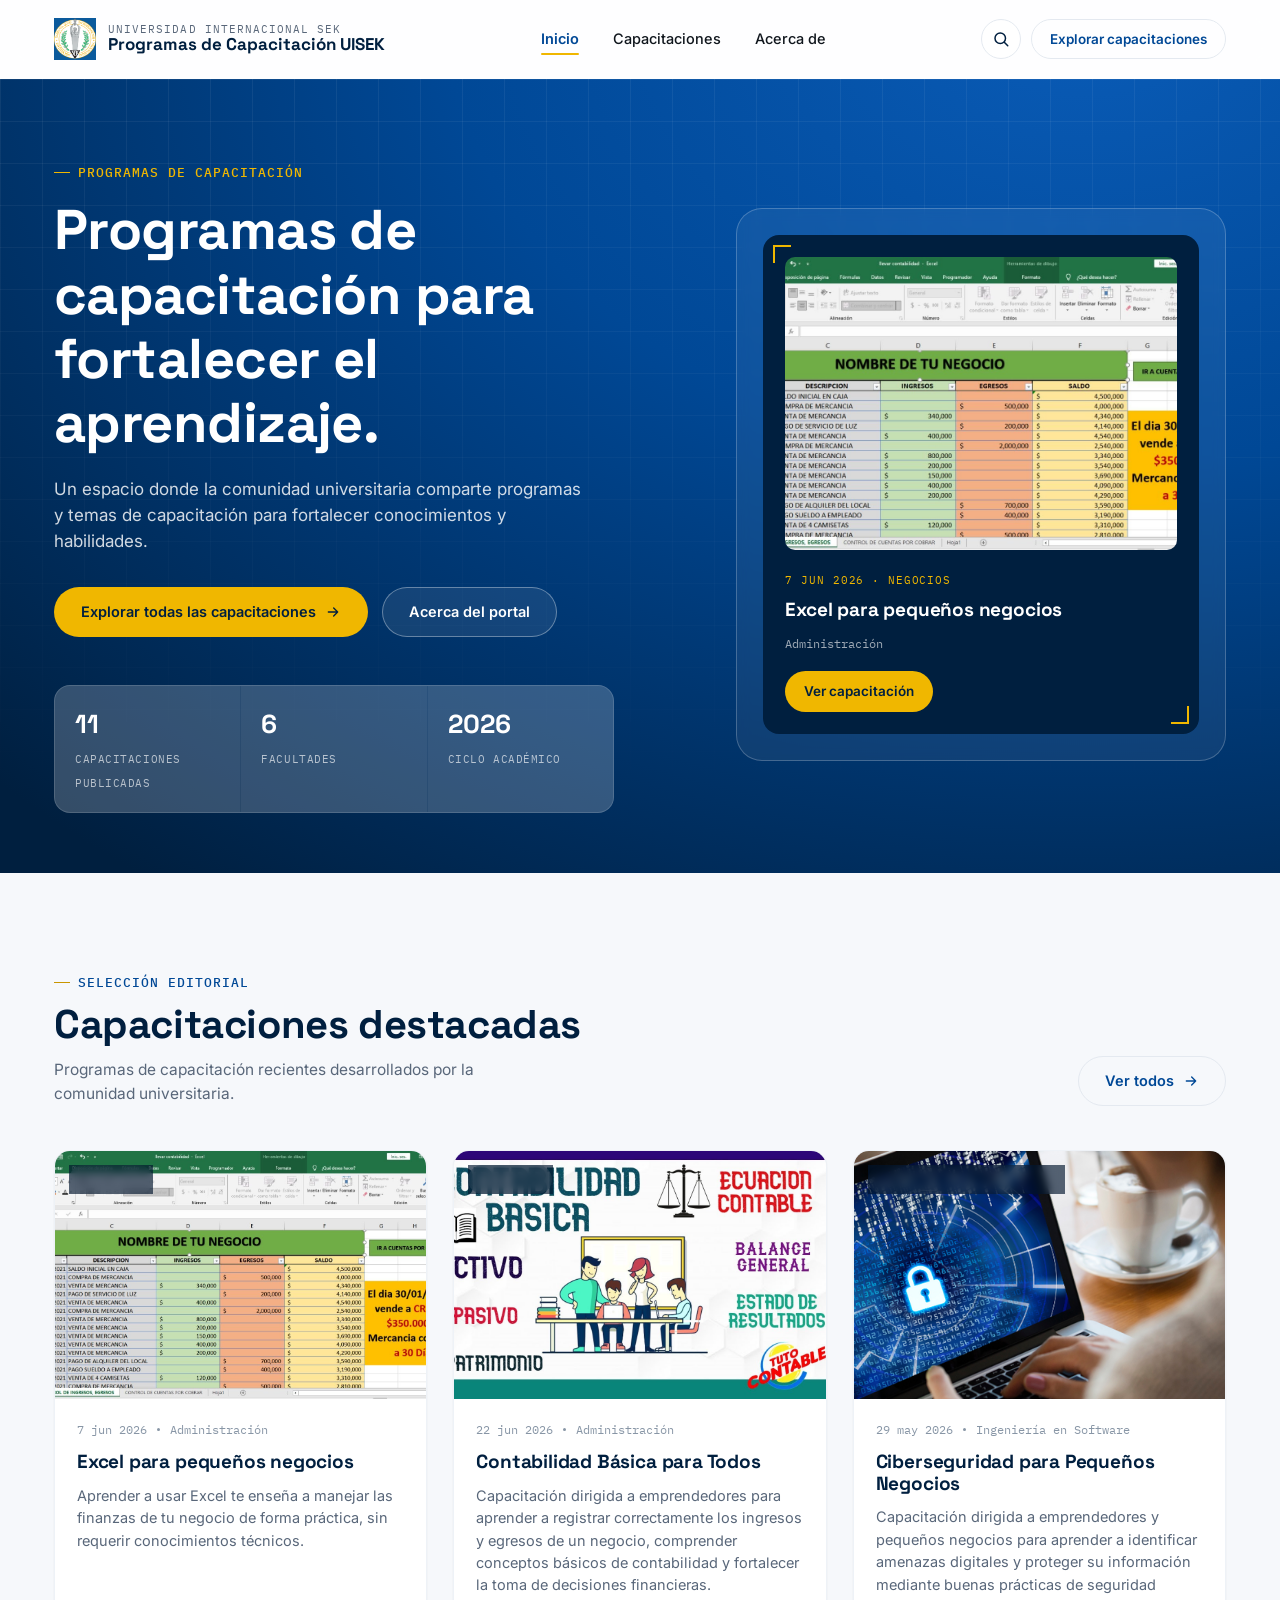
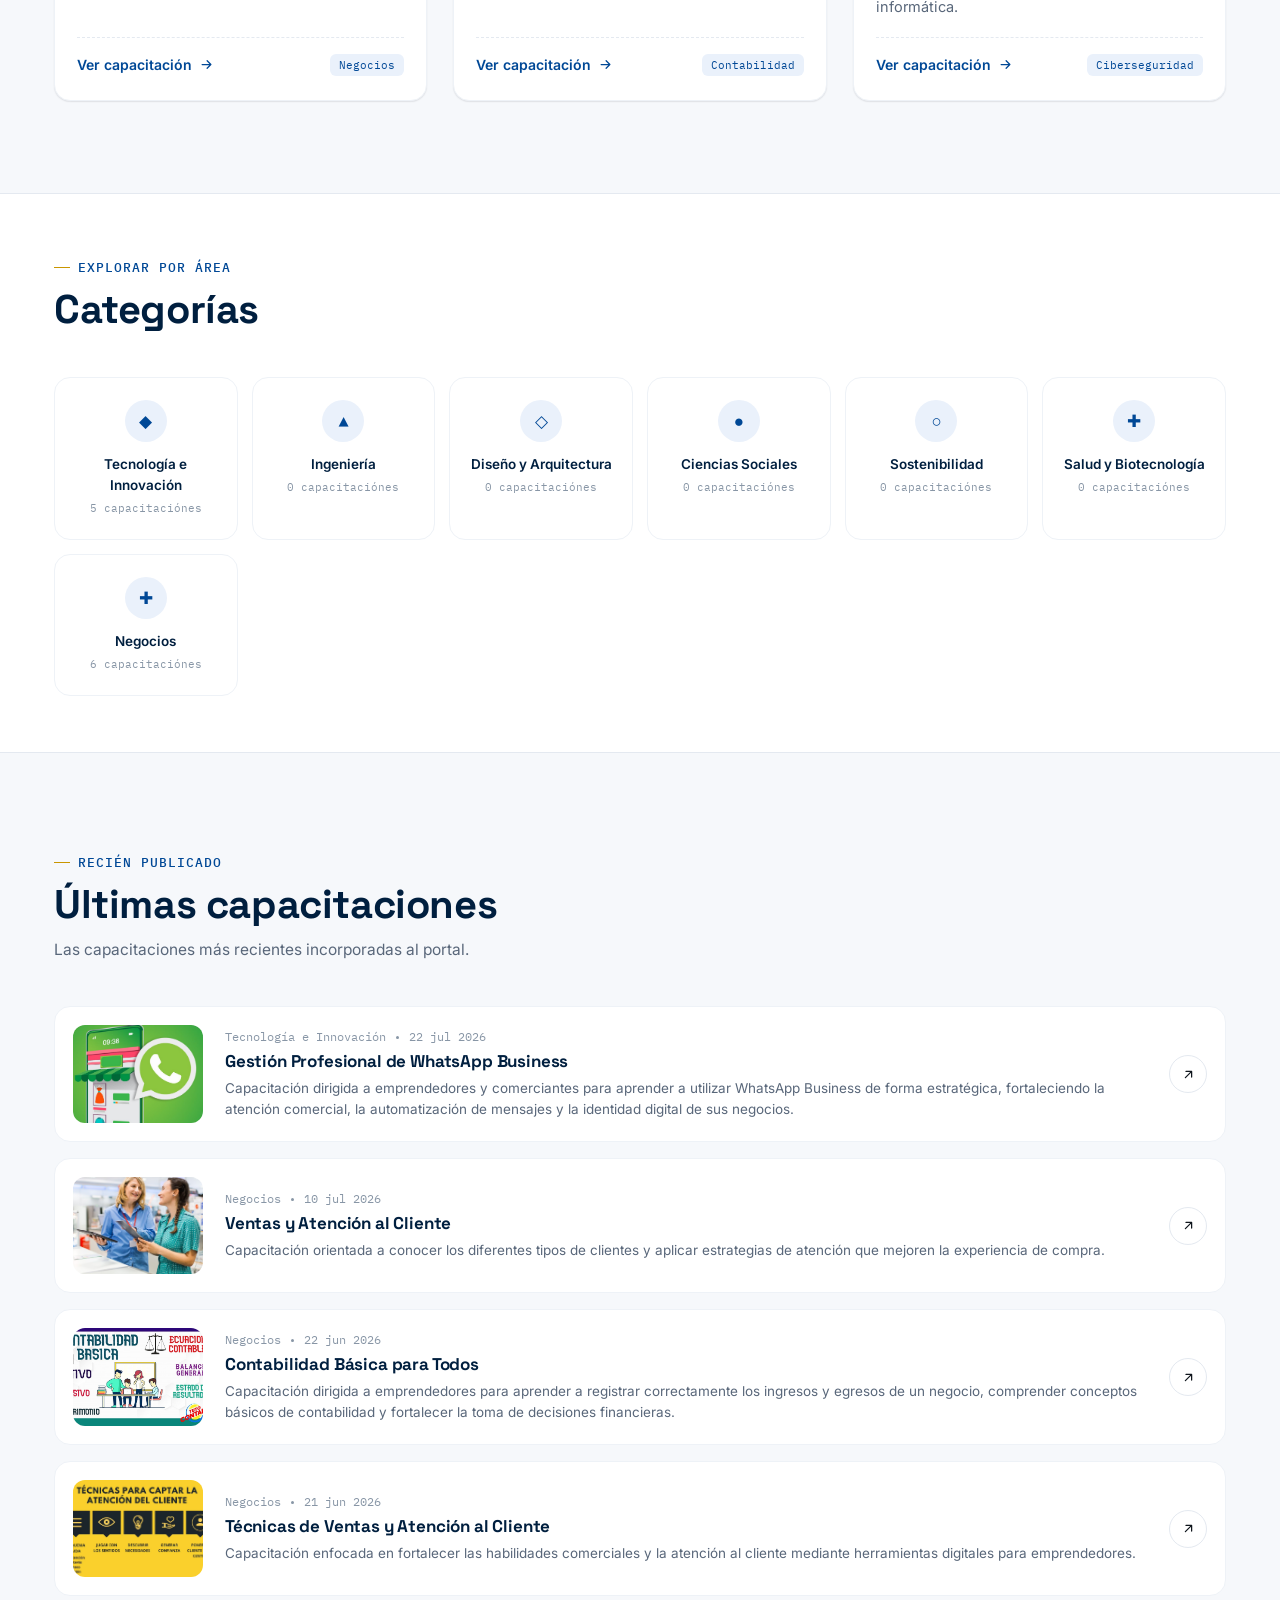
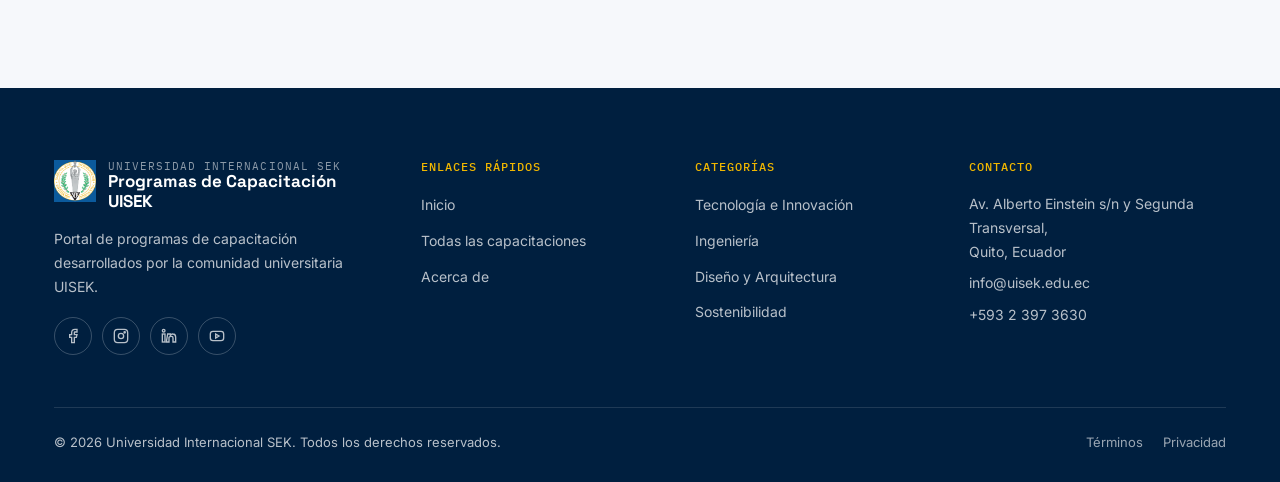
<file: index.html>
<!DOCTYPE html>
<html lang="es">
<head>
<meta charset="UTF-8">
<meta name="viewport" content="width=device-width, initial-scale=1.0">
<title>Programas de Capacitación UISEK</title>
<meta name="description" content="Portal de programas de capacitación de la Universidad Internacional SEK.">
<link rel="icon" href="assets/icons/logo-uisek.png" type="image/svg+xml">
<link rel="stylesheet" href="css/styles.css">
</head>
<body data-page="inicio">

<!-- ===================== HEADER ===================== -->
<header class="site-header">
  <div class="container header-inner">
    <a class="brand" href="index.html">
      <img src="assets/icons/logo-uisek.png" alt="Universidad Internacional SEK">
      <span class="brand-text">
        <span class="uni">Universidad Internacional SEK</span>
        <span class="site">Programas de Capacitación UISEK</span>
      </span>
    </a>

    <nav class="main-nav" aria-label="Navegación principal">
      <a href="index.html" data-page="inicio">Inicio</a>
      <a href="proyectos.html" data-page="proyectos">Capacitaciones</a>
      <a href="acerca.html" data-page="acerca">Acerca de</a>
      <!-- <a href="contacto.html" data-page="contacto">Contacto</a> -->
    </nav>

    <div class="header-actions">
      <button class="icon-btn search-toggle" aria-label="Buscar capacitaciones">
        <svg viewBox="0 0 24 24" fill="none" stroke="currentColor" stroke-width="2" stroke-linecap="round" stroke-linejoin="round"><circle cx="11" cy="11" r="7"/><path d="m21 21-4.3-4.3"/></svg>
      </button>
      <a class="btn btn-outline btn-sm" href="proyectos.html">Explorar capacitaciones</a>
      <button class="nav-toggle" aria-label="Abrir menú" aria-expanded="false"><span></span><span></span><span></span></button>
    </div>
  </div>

  <div class="search-flyout">
    <div class="container">
      <form>
        <div class="search-field">
          <svg viewBox="0 0 24 24" fill="none" stroke="currentColor" stroke-width="2" stroke-linecap="round" stroke-linejoin="round"><circle cx="11" cy="11" r="7"/><path d="m21 21-4.3-4.3"/></svg>
          <input type="search" placeholder="Buscar capacitaciones, categorías, autores…" aria-label="Buscar capacitaciones">
          <span class="search-hint">Enter ↵</span>
        </div>
      </form>
    </div>
  </div>
</header>

<!-- <div class="mobile-drawer" aria-label="Menú móvil">
  <a href="index.html" data-page="inicio">Inicio</a>
  <a href="proyectos.html" data-page="proyectos">Proyectos</a>
  <a href="acerca.html" data-page="acerca">Acerca de</a>
  <a href="contacto.html" data-page="contacto">Contacto</a>
  <a class="btn btn-primary btn-block" href="proyectos.html">Explorar proyectos</a>
</div> -->

<main>
  <!-- ===================== HERO ===================== -->
  <section class="hero">
    <div class="hero-blueprint" aria-hidden="true"></div>
    <div class="container hero-inner">
      <div class="hero-copy">
        <span class="eyebrow">Programas de capacitación</span>
        <h1>Programas de capacitación para fortalecer el aprendizaje.</h1>
        <p>Un espacio donde la comunidad universitaria comparte programas y temas de capacitación para fortalecer conocimientos y habilidades.</p>
        <div class="hero-actions">
          <a class="btn btn-accent" href="proyectos.html">Explorar todas las capacitaciones <svg viewBox="0 0 24 24" fill="none" stroke="currentColor" stroke-width="2" stroke-linecap="round" stroke-linejoin="round"><path d="M5 12h14M13 6l6 6-6 6"/></svg></a>
          <a class="btn btn-ghost" href="acerca.html">Acerca del portal</a>
        </div>
        <div class="hero-stats">
          <div><strong id="stat-proyectos">—</strong><span>Capacitaciones publicadas</span></div>
          <div><strong id="stat-carreras">6</strong><span>Facultades</span></div>
          <div><strong>2026</strong><span>Ciclo académico</span></div>
        </div>
      </div>

      <div class="hero-panel">
        <div class="spec-card" id="hero-destacado">
          <span class="corner corner-tl"></span><span class="corner corner-br"></span>
          <div class="skeleton" style="height:150px; margin-bottom:16px;"></div>
          <div class="skeleton" style="height:14px; width:60%; margin-bottom:10px;"></div>
          <div class="skeleton" style="height:20px; width:90%;"></div>
        </div>
      </div>
    </div>
  </section>

  <!-- ===================== PROYECTOS DESTACADOS ===================== -->
  <section class="section" id="destacados">
    <div class="container">
      <div class="section-head">
        <div>
          <span class="eyebrow">Selección editorial</span>
          <h2>Capacitaciones destacadas</h2>
          <p class="lead">Programas de capacitación recientes desarrollados por la comunidad universitaria.</p>
        </div>
        <a class="btn btn-outline" href="proyectos.html">Ver todos <svg viewBox="0 0 24 24" fill="none" stroke="currentColor" stroke-width="2" stroke-linecap="round" stroke-linejoin="round"><path d="M5 12h14M13 6l6 6-6 6"/></svg></a>
      </div>
      <div class="card-grid" id="grid-destacados">
        <div class="skeleton" style="height:380px;"></div>
        <div class="skeleton" style="height:380px;"></div>
        <div class="skeleton" style="height:380px;"></div>
      </div>
    </div>
  </section>

  <!-- ===================== CATEGORÍAS ===================== -->
  <section class="section section--tight" style="background:#fff; border-top:1px solid var(--line); border-bottom:1px solid var(--line);">
    <div class="container">
      <div class="section-head">
        <div>
          <span class="eyebrow">Explorar por área</span>
          <h2>Categorías</h2>
        </div>
      </div>
      <div class="category-grid" id="grid-categorias">
        <div class="skeleton" style="height:120px;"></div>
        <div class="skeleton" style="height:120px;"></div>
        <div class="skeleton" style="height:120px;"></div>
        <div class="skeleton" style="height:120px;"></div>
        <div class="skeleton" style="height:120px;"></div>
        <div class="skeleton" style="height:120px;"></div>
      </div>
    </div>
  </section>

  <!-- ===================== ÚLTIMAS PUBLICACIONES ===================== -->
  <section class="section">
    <div class="container">
      <div class="section-head">
        <div>
          <span class="eyebrow">Recién publicado</span>
          <h2>Últimas capacitaciones</h2>
          <p class="lead">Las capacitaciones más recientes incorporadas al portal.</p>
        </div>
      </div>
      <div class="post-list" id="lista-recientes">
        <div class="skeleton" style="height:110px;"></div>
        <div class="skeleton" style="height:110px;"></div>
        <div class="skeleton" style="height:110px;"></div>
      </div>
    </div>
  </section>

  <!-- ===================== CTA ===================== -->
  <!-- <section class="section section--tight">
    <div class="container">
      <div class="cta-band">
        <div>
          <h2>¿Tienes un proyecto de aula listo para publicarse?</h2>
          <p>Coordina con tu docente y la Dirección de Innovación para sumar tu trabajo al archivo institucional.</p>
        </div>
        <a class="btn btn-accent" href="contacto.html">Escríbenos <svg viewBox="0 0 24 24" fill="none" stroke="currentColor" stroke-width="2" stroke-linecap="round" stroke-linejoin="round"><path d="M5 12h14M13 6l6 6-6 6"/></svg></a>
      </div>
    </div>
  </section> -->
</main>

<!-- ===================== FOOTER ===================== -->
<footer class="site-footer">
  <div class="container">
    <div class="footer-grid">
      <div class="footer-col">
        <div class="footer-brand">
          <img src="assets/icons/logo-uisek.png" alt="Universidad Internacional SEK" width="42" height="42">
          <span class="brand-text">
            <span class="uni">Universidad Internacional SEK</span>
            <span class="site">Programas de Capacitación UISEK</span>
          </span>
        </div>
        <p>Portal de programas de capacitación desarrollados por la comunidad universitaria UISEK.</p>
        <div class="social-row">
          <a href="#" aria-label="Facebook"><svg viewBox="0 0 24 24" fill="none" stroke="currentColor" stroke-width="2"><path d="M18 2h-3a5 5 0 0 0-5 5v3H7v4h3v8h4v-8h3l1-4h-4V7a1 1 0 0 1 1-1h3z"/></svg></a>
          <a href="#" aria-label="Instagram"><svg viewBox="0 0 24 24" fill="none" stroke="currentColor" stroke-width="2"><rect x="2" y="2" width="20" height="20" rx="5"/><circle cx="12" cy="12" r="4"/><circle cx="17.5" cy="6.5" r="1"/></svg></a>
          <a href="#" aria-label="LinkedIn"><svg viewBox="0 0 24 24" fill="none" stroke="currentColor" stroke-width="2"><rect x="2" y="9" width="4" height="12"/><circle cx="4" cy="4" r="2"/><path d="M10 9h4v2a4 4 0 0 1 4-2c3 0 4 2 4 5v7h-4v-6c0-1.5-.5-2.5-2-2.5S12 12.5 12 14v7h-4z"/></svg></a>
          <a href="#" aria-label="YouTube"><svg viewBox="0 0 24 24" fill="none" stroke="currentColor" stroke-width="2"><rect x="2" y="5" width="20" height="14" rx="4"/><path d="M10 9l5 3-5 3z"/></svg></a>
        </div>
      </div>
      <div class="footer-col">
        <h4>Enlaces rápidos</h4>
        <ul>
          <li><a href="index.html">Inicio</a></li>
          <li><a href="proyectos.html">Todas las capacitaciones</a></li>
          <li><a href="acerca.html">Acerca de</a></li>
          <!-- <li><a href="contacto.html">Contacto</a></li> -->
        </ul>
      </div>
      <div class="footer-col">
        <h4>Categorías</h4>
        <ul id="footer-categorias">
          <li><a href="proyectos.html">Tecnología e Innovación</a></li>
          <li><a href="proyectos.html">Ingeniería</a></li>
          <li><a href="proyectos.html">Diseño y Arquitectura</a></li>
          <li><a href="proyectos.html">Sostenibilidad</a></li>
        </ul>
      </div>
      <div class="footer-col">
        <h4>Contacto</h4>
        <p>Av. Alberto Einstein s/n y Segunda Transversal,<br>Quito, Ecuador</p>
        <p>info@uisek.edu.ec</p>
        <p>+593 2 397 3630</p>
      </div>
    </div>
    <div class="footer-bottom">
      <span>© <span class="current-year">2026</span> Universidad Internacional SEK. Todos los derechos reservados.</span>
      <div class="footer-legal">
        <a href="#">Términos</a>
        <a href="#">Privacidad</a>
      </div>
    </div>
  </div>
</footer>

<script src="js/utils.js"></script>
<script src="js/layout.js"></script>
<script src="js/home.js"></script>
</body>
</html>
</file>
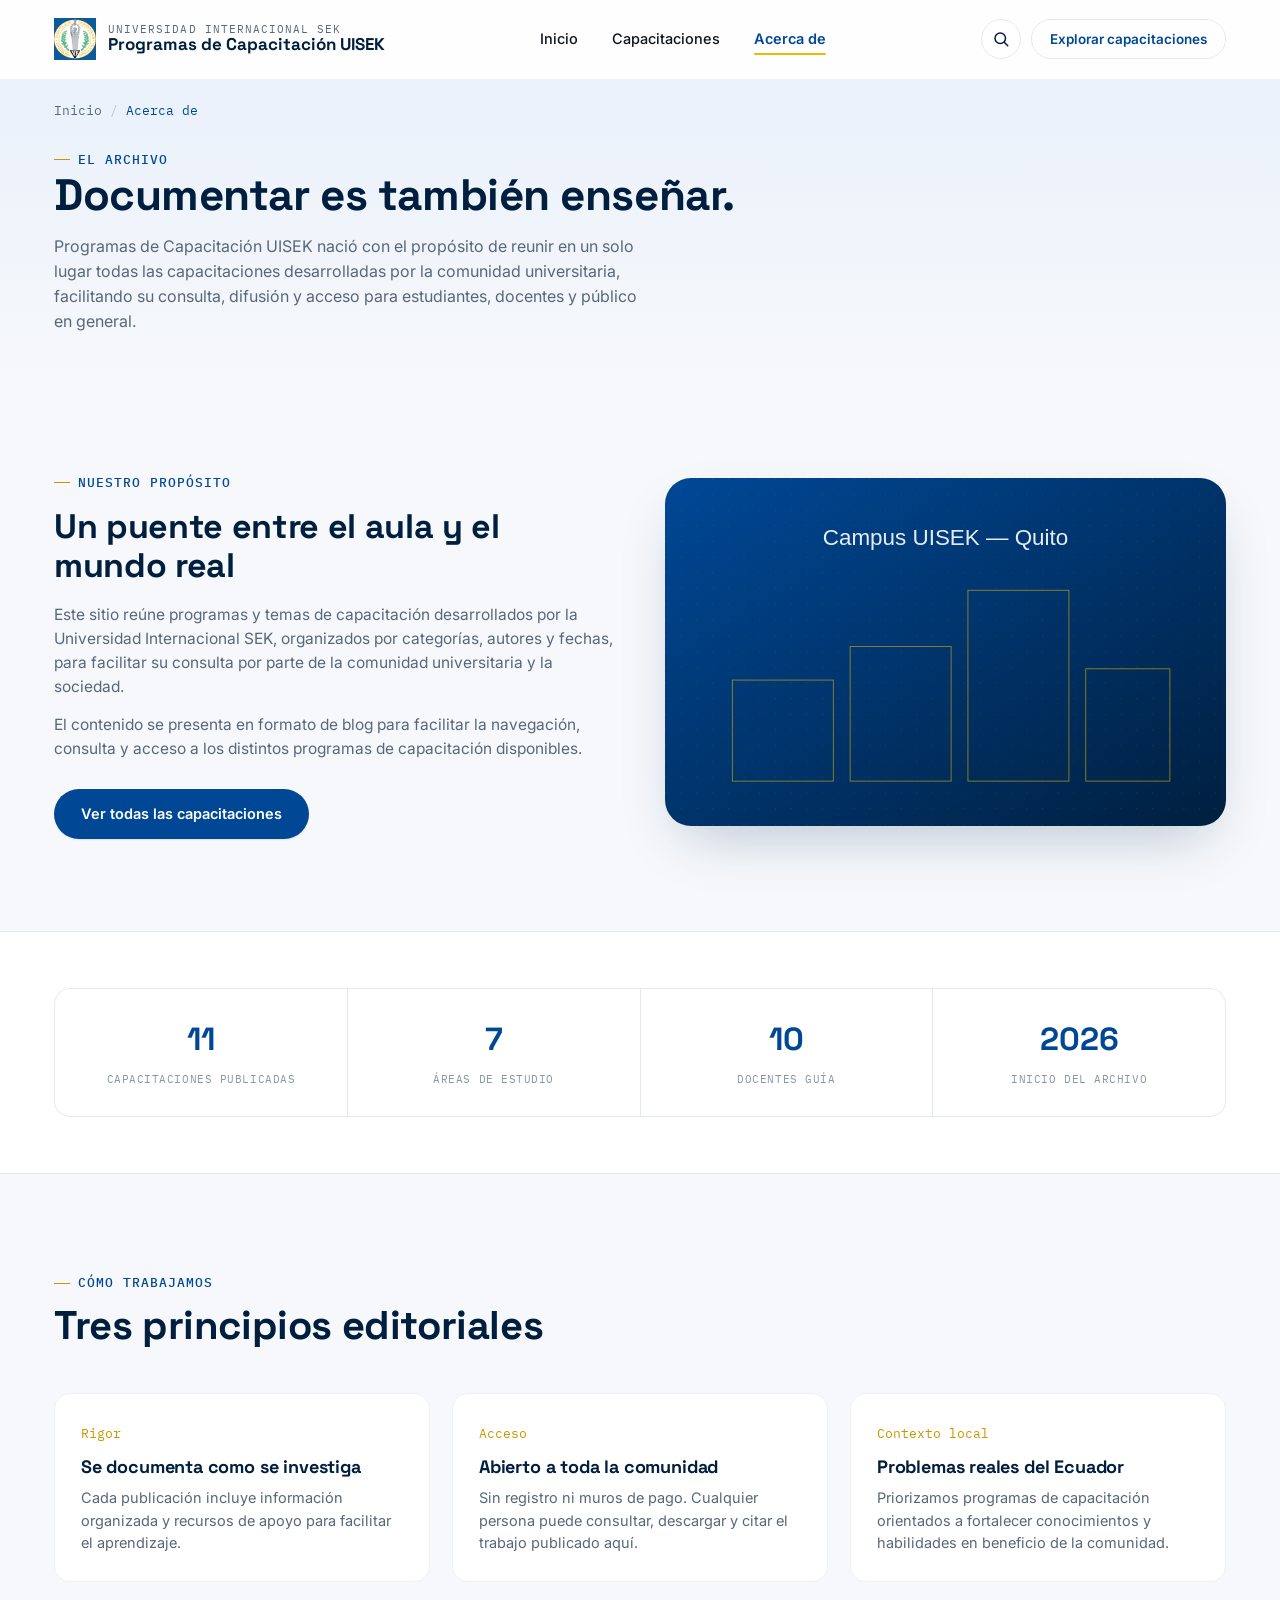
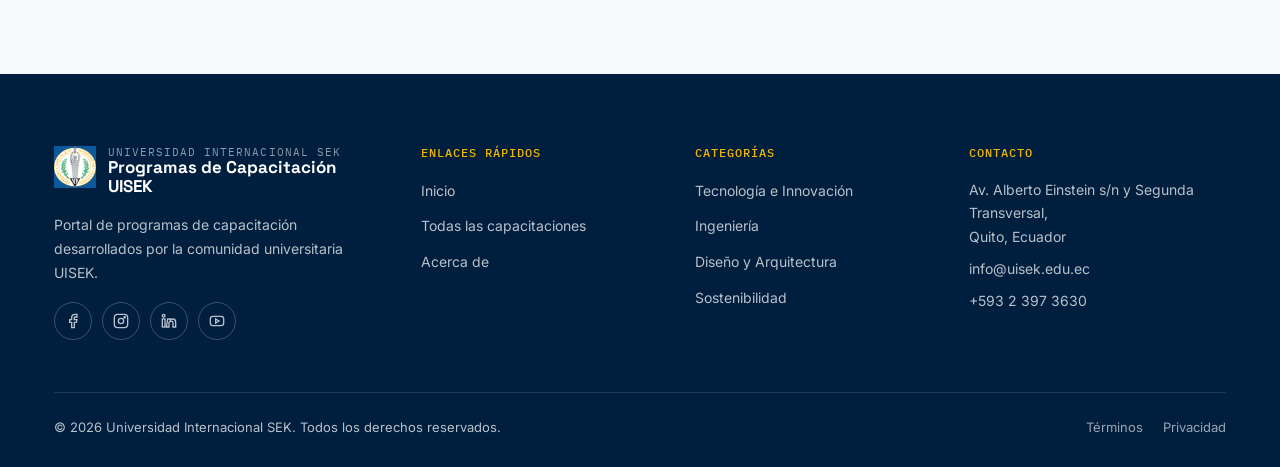
<file: acerca.html>
<!DOCTYPE html>
<html lang="es">
<head>
<meta charset="UTF-8">
<meta name="viewport" content="width=device-width, initial-scale=1.0">
<title>Acerca de — Programas de Capacitación UISEK</title>
<meta name="description" content="Conoce el propósito del portal de programas de capacitación de la Universidad Internacional SEK.">
<link rel="icon" href="assets/icons/logo-uisek.png" type="image/svg+xml">
<link rel="stylesheet" href="css/styles.css">
</head>
<body data-page="acerca">

<header class="site-header">
  <div class="container header-inner">
    <a class="brand" href="index.html">
      <img src="assets/icons/logo-uisek.png" alt="Universidad Internacional SEK">
      <span class="brand-text">
        <span class="uni">Universidad Internacional SEK</span>
        <span class="site">Programas de Capacitación UISEK</span>
      </span>
    </a>
    <nav class="main-nav" aria-label="Navegación principal">
      <a href="index.html" data-page="inicio">Inicio</a>
      <a href="proyectos.html" data-page="proyectos">Capacitaciones</a>
      <a href="acerca.html" data-page="acerca">Acerca de</a>
      <!-- <a href="contacto.html" data-page="contacto">Contacto</a> -->
    </nav>
    <div class="header-actions">
      <button class="icon-btn search-toggle" aria-label="Buscar capacitaciones">
        <svg viewBox="0 0 24 24" fill="none" stroke="currentColor" stroke-width="2" stroke-linecap="round" stroke-linejoin="round"><circle cx="11" cy="11" r="7"/><path d="m21 21-4.3-4.3"/></svg>
      </button>
      <a class="btn btn-outline btn-sm" href="proyectos.html">Explorar capacitaciones</a>
      <button class="nav-toggle" aria-label="Abrir menú" aria-expanded="false"><span></span><span></span><span></span></button>
    </div>
  </div>
  <div class="search-flyout">
    <div class="container">
      <form>
        <div class="search-field">
          <svg viewBox="0 0 24 24" fill="none" stroke="currentColor" stroke-width="2" stroke-linecap="round" stroke-linejoin="round"><circle cx="11" cy="11" r="7"/><path d="m21 21-4.3-4.3"/></svg>
          <input type="search" placeholder="Buscar capacitaciones, categorías, autores…" aria-label="Buscar capacitaciones">
          <span class="search-hint">Enter ↵</span>
        </div>
      </form>
    </div>
  </div>
</header>

<!-- <div class="mobile-drawer" aria-label="Menú móvil">
  <a href="index.html" data-page="inicio">Inicio</a>
  <a href="proyectos.html" data-page="proyectos">Proyectos</a>
  <a href="acerca.html" data-page="acerca">Acerca de</a>
  <a href="contacto.html" data-page="contacto">Contacto</a>
  <a class="btn btn-primary btn-block" href="proyectos.html">Explorar proyectos</a>
</div> -->

<main>
  <section class="page-hero">
    <div class="container">
      <nav class="breadcrumb"><a href="index.html">Inicio</a><span class="sep">/</span><span class="current">Acerca de</span></nav>
      <span class="eyebrow">El archivo</span>
      <h1>Documentar es también enseñar.</h1>
      <p>Programas de Capacitación UISEK nació con el propósito de reunir en un solo lugar todas las capacitaciones desarrolladas por la comunidad universitaria, facilitando su consulta, difusión y acceso para estudiantes, docentes y público en general.</p>
    </div>
  </section>

  <section class="section">
    <div class="container about-hero">
      <div>
        <span class="eyebrow">Nuestro propósito</span>
        <h2 style="font-size: clamp(26px,3vw,34px); margin-top:14px;">Un puente entre el aula y el mundo real</h2>
        <p style="color:var(--slate); margin-top:18px; font-size:15.5px;">Este sitio reúne programas y temas de capacitación desarrollados por la Universidad Internacional SEK, organizados por categorías, autores y fechas, para facilitar su consulta por parte de la comunidad universitaria y la sociedad.</p>
        <p style="color:var(--slate); margin-top:14px; font-size:15.5px;">El contenido se presenta en formato de blog para facilitar la navegación, consulta y acceso a los distintos programas de capacitación disponibles.</p>
        <div class="hero-actions" style="margin-top:28px;">
          <a class="btn btn-primary" href="proyectos.html">Ver todas las capacitaciones</a>
          <!-- <a class="btn btn-outline" href="contacto.html">Publicar un proyecto</a> -->
        </div>
      </div>
      <img src="assets/img/about-campus.svg" alt="Ilustración del campus de la Universidad Internacional SEK en Quito">
    </div>
  </section>

  <section class="section section--tight" style="background:#fff; border-top:1px solid var(--line); border-bottom:1px solid var(--line);">
    <div class="container">
      <div class="stat-strip">
        <div><strong id="ac-total">—</strong><span>Capacitaciones publicadas</span></div>
        <div><strong id="ac-categorias">—</strong><span>Áreas de estudio</span></div>
        <div><strong>10</strong><span>Docentes guía</span></div>
        <div><strong>2026</strong><span>Inicio del archivo</span></div>
      </div>
    </div>
  </section>

  <section class="section">
    <div class="container">
      <div class="section-head">
        <div>
          <span class="eyebrow">Cómo trabajamos</span>
          <h2>Tres principios editoriales</h2>
        </div>
      </div>
      <div class="value-grid">
        <div class="value-card">
          <span class="num">Rigor</span>
          <h3>Se documenta como se investiga</h3>
          <p>Cada publicación incluye información organizada y recursos de apoyo para facilitar el aprendizaje.</p>
        </div>
        <div class="value-card">
          <span class="num">Acceso</span>
          <h3>Abierto a toda la comunidad</h3>
          <p>Sin registro ni muros de pago. Cualquier persona puede consultar, descargar y citar el trabajo publicado aquí.</p>
        </div>
        <div class="value-card">
          <span class="num">Contexto local</span>
          <h3>Problemas reales del Ecuador</h3>
          <p>Priorizamos programas de capacitación orientados a fortalecer conocimientos y habilidades en beneficio de la comunidad.</p>
        </div>
      </div>
    </div>
  </section>

  <!-- <section class="section section--tight">
    <div class="container">
      <div class="cta-band">
        <div>
          <h2>¿Eres docente y quieres postular el trabajo de tu curso?</h2>
          <p>Escríbenos con el nombre del proyecto, la carrera y un breve resumen. Nuestro equipo editorial se pondrá en contacto contigo.</p>
        </div>
        <a class="btn btn-accent" href="contacto.html">Ir a contacto <svg viewBox="0 0 24 24" fill="none" stroke="currentColor" stroke-width="2" stroke-linecap="round" stroke-linejoin="round"><path d="M5 12h14M13 6l6 6-6 6"/></svg></a>
      </div>
    </div>
  </section> -->
</main>

<footer class="site-footer">
  <div class="container">
    <div class="footer-grid">
      <div class="footer-col">
        <div class="footer-brand">
          <img src="assets/icons/logo-uisek.png" alt="Universidad Internacional SEK" width="42" height="42">
          <span class="brand-text">
            <span class="uni">Universidad Internacional SEK</span>
            <span class="site">Programas de Capacitación UISEK</span>
          </span>
        </div>
        <p>Portal de programas de capacitación desarrollados por la comunidad universitaria UISEK.</p>
        <div class="social-row">
          <a href="#" aria-label="Facebook"><svg viewBox="0 0 24 24" fill="none" stroke="currentColor" stroke-width="2"><path d="M18 2h-3a5 5 0 0 0-5 5v3H7v4h3v8h4v-8h3l1-4h-4V7a1 1 0 0 1 1-1h3z"/></svg></a>
          <a href="#" aria-label="Instagram"><svg viewBox="0 0 24 24" fill="none" stroke="currentColor" stroke-width="2"><rect x="2" y="2" width="20" height="20" rx="5"/><circle cx="12" cy="12" r="4"/><circle cx="17.5" cy="6.5" r="1"/></svg></a>
          <a href="#" aria-label="LinkedIn"><svg viewBox="0 0 24 24" fill="none" stroke="currentColor" stroke-width="2"><rect x="2" y="9" width="4" height="12"/><circle cx="4" cy="4" r="2"/><path d="M10 9h4v2a4 4 0 0 1 4-2c3 0 4 2 4 5v7h-4v-6c0-1.5-.5-2.5-2-2.5S12 12.5 12 14v7h-4z"/></svg></a>
          <a href="#" aria-label="YouTube"><svg viewBox="0 0 24 24" fill="none" stroke="currentColor" stroke-width="2"><rect x="2" y="5" width="20" height="14" rx="4"/><path d="M10 9l5 3-5 3z"/></svg></a>
        </div>
      </div>
      <div class="footer-col">
        <h4>Enlaces rápidos</h4>
        <ul>
          <li><a href="index.html">Inicio</a></li>
          <li><a href="proyectos.html">Todas las capacitaciones</a></li>
          <li><a href="acerca.html">Acerca de</a></li>
          <!-- <li><a href="contacto.html">Contacto</a></li> -->
        </ul>
      </div>
      <div class="footer-col">
        <h4>Categorías</h4>
        <ul>
          <li><a href="proyectos.html?categoria=tecnologia">Tecnología e Innovación</a></li>
          <li><a href="proyectos.html?categoria=ingenieria">Ingeniería</a></li>
          <li><a href="proyectos.html?categoria=diseno">Diseño y Arquitectura</a></li>
          <li><a href="proyectos.html?categoria=sostenibilidad">Sostenibilidad</a></li>
        </ul>
      </div>
      <div class="footer-col">
        <h4>Contacto</h4>
        <p>Av. Alberto Einstein s/n y Segunda Transversal,<br>Quito, Ecuador</p>
        <p>info@uisek.edu.ec</p>
        <p>+593 2 397 3630</p>
      </div>
    </div>
    <div class="footer-bottom">
      <span>© <span class="current-year">2026</span> Universidad Internacional SEK. Todos los derechos reservados.</span>
      <div class="footer-legal">
        <a href="#">Términos</a>
        <a href="#">Privacidad</a>
      </div>
    </div>
  </div>
</footer>

<script src="js/utils.js"></script>
<script src="js/layout.js"></script>
<script>
(async function(){
  try{
    const [proyectos, categorias] = await Promise.all([cargarDatos('proyectos'), cargarDatos('categorias')]);
    document.getElementById('ac-total').textContent = proyectos.length;
    document.getElementById('ac-categorias').textContent = categorias.length;
  }catch(e){ console.error(e); }
})();
</script>
</body>
</html>
</file>
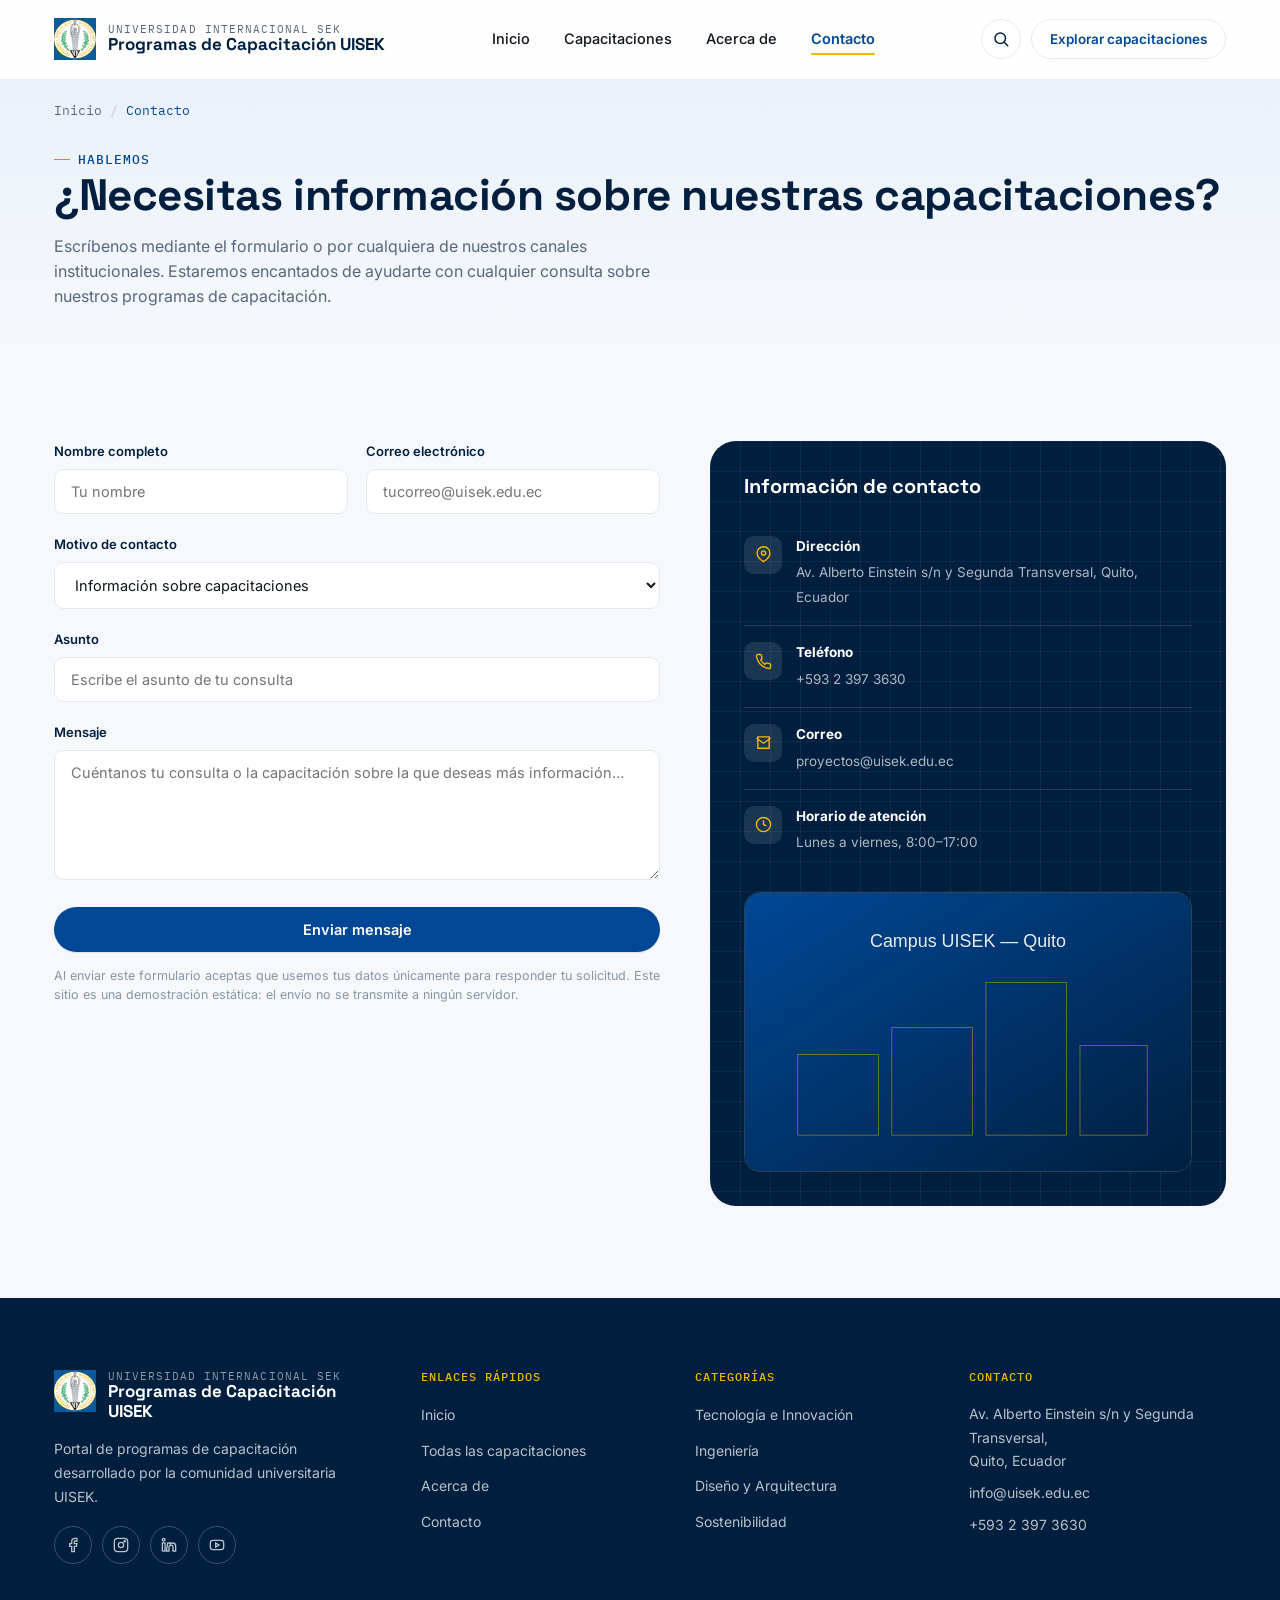
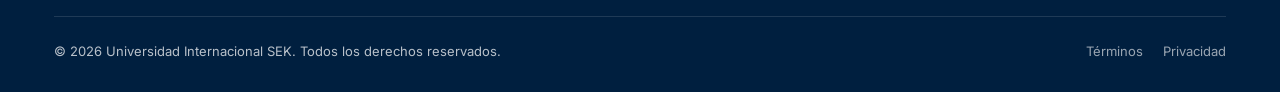
<file: contacto.html>
<!DOCTYPE html>
<html lang="es">
<head>
<meta charset="UTF-8">
<meta name="viewport" content="width=device-width, initial-scale=1.0">
<title>Contacto — Programas de Capacitación UISEK</title>
<meta name="description" content="Ponte en contacto con el equipo de Programas de Capacitación UISEK para resolver tus dudas o solicitar información.">
<link rel="icon" href="assets/icons/logo-uisek.png" type="image/svg+xml">
<link rel="stylesheet" href="css/styles.css">
</head>
<body data-page="contacto">

<header class="site-header">
  <div class="container header-inner">
    <a class="brand" href="index.html">
      <img src="assets/icons/logo-uisek.png" alt="Universidad Internacional SEK">
      <span class="brand-text">
        <span class="uni">Universidad Internacional SEK</span>
        <span class="site">Programas de Capacitación UISEK</span>
      </span>
    </a>
    <nav class="main-nav" aria-label="Navegación principal">
      <a href="index.html" data-page="inicio">Inicio</a>
      <a href="proyectos.html" data-page="proyectos">Capacitaciones</a>
      <a href="acerca.html" data-page="acerca">Acerca de</a>
      <a href="contacto.html" data-page="contacto">Contacto</a>
    </nav>
    <div class="header-actions">
      <button class="icon-btn search-toggle" aria-label="Buscar capacitaciones">
        <svg viewBox="0 0 24 24" fill="none" stroke="currentColor" stroke-width="2" stroke-linecap="round" stroke-linejoin="round"><circle cx="11" cy="11" r="7"/><path d="m21 21-4.3-4.3"/></svg>
      </button>
      <a class="btn btn-outline btn-sm" href="proyectos.html">Explorar capacitaciones</a>
      <button class="nav-toggle" aria-label="Abrir menú" aria-expanded="false"><span></span><span></span><span></span></button>
    </div>
  </div>
  <div class="search-flyout">
    <div class="container">
      <form>
        <div class="search-field">
          <svg viewBox="0 0 24 24" fill="none" stroke="currentColor" stroke-width="2" stroke-linecap="round" stroke-linejoin="round"><circle cx="11" cy="11" r="7"/><path d="m21 21-4.3-4.3"/></svg>
          <input type="search" placeholder="Buscar capacitaciones, categorías, autores…" aria-label="Buscar capacitaciones">
          <span class="search-hint">Enter ↵</span>
        </div>
      </form>
    </div>
  </div>
</header>

<!-- <div class="mobile-drawer" aria-label="Menú móvil">
  <a href="index.html" data-page="inicio">Inicio</a>
  <a href="proyectos.html" data-page="proyectos">Proyectos</a>
  <a href="acerca.html" data-page="acerca">Acerca de</a>
  <a href="contacto.html" data-page="contacto">Contacto</a>
  <a class="btn btn-primary btn-block" href="proyectos.html">Explorar proyectos</a>
</div> -->

<main>
  <section class="page-hero">
    <div class="container">
      <nav class="breadcrumb"><a href="index.html">Inicio</a><span class="sep">/</span><span class="current">Contacto</span></nav>
      <span class="eyebrow">Hablemos</span>
      <h1>¿Necesitas información sobre nuestras capacitaciones?</h1>
      <p>Escríbenos mediante el formulario o por cualquiera de nuestros canales institucionales. Estaremos encantados de ayudarte con cualquier consulta sobre nuestros programas de capacitación.</p>
    </div>
  </section>

  <section class="section">
    <div class="container contact-layout">
      <div>
        <div class="form-success" id="form-success">
          <svg viewBox="0 0 24 24" fill="none" stroke="currentColor" stroke-width="2" stroke-linecap="round" stroke-linejoin="round"><path d="M22 11.08V12a10 10 0 1 1-5.93-9.14"/><path d="M22 4L12 14.01l-3-3"/></svg>
          <span>Mensaje enviado correctamente. Gracias por contactarnos, te responderemos lo antes posible.</span>
        </div>

        <form id="contact-form" novalidate>
          <div class="field-row">
            <div class="field-group">
              <label for="nombre">Nombre completo</label>
              <input type="text" id="nombre" name="nombre" placeholder="Tu nombre" required>
            </div>
            <div class="field-group">
              <label for="correo">Correo electrónico</label>
              <input type="email" id="correo" name="correo" placeholder="tucorreo@uisek.edu.ec" required>
            </div>
          </div>
          <div class="field-group">
            <label for="motivo">Motivo de contacto</label>
            <select id="motivo" name="motivo">
              <option>Información sobre capacitaciones</option>
              <option>Consulta general</option>
              <option>Convenios y alianzas</option>
              <option>Soporte del sitio web</option>
            </select>
          </div>
          <div class="field-group">
            <label for="asunto">Asunto</label>
            <input type="text" id="asunto" name="asunto" placeholder="Escribe el asunto de tu consulta" required>
          </div>
          <div class="field-group">
            <label for="mensaje">Mensaje</label>
            <textarea id="mensaje" name="mensaje" rows="6" placeholder="Cuéntanos tu consulta o la capacitación sobre la que deseas más información…" required></textarea>
          </div>
          <button type="submit" class="btn btn-primary btn-block">Enviar mensaje</button>
          <p class="form-note">Al enviar este formulario aceptas que usemos tus datos únicamente para responder tu solicitud. Este sitio es una demostración estática: el envío no se transmite a ningún servidor.</p>
        </form>
      </div>

      <div>
        <div class="info-card">
          <h3>Información de contacto</h3>
          <div class="info-item">
            <span class="ic"><svg viewBox="0 0 24 24" fill="none" stroke="currentColor" stroke-width="2"><path d="M21 10c0 7-9 12-9 12s-9-5-9-12a9 9 0 0 1 18 0z"/><circle cx="12" cy="10" r="3"/></svg></span>
            <div><strong>Dirección</strong><span>Av. Alberto Einstein s/n y Segunda Transversal, Quito, Ecuador</span></div>
          </div>
          <div class="info-item">
            <span class="ic"><svg viewBox="0 0 24 24" fill="none" stroke="currentColor" stroke-width="2"><path d="M22 16.92v3a2 2 0 0 1-2.18 2 19.79 19.79 0 0 1-8.63-3.07 19.5 19.5 0 0 1-6-6 19.79 19.79 0 0 1-3.07-8.67A2 2 0 0 1 4.11 2h3a2 2 0 0 1 2 1.72c.13.96.36 1.9.68 2.81a2 2 0 0 1-.45 2.11L8.09 9.91a16 16 0 0 0 6 6l1.27-1.27a2 2 0 0 1 2.11-.45c.9.32 1.85.55 2.81.68A2 2 0 0 1 22 16.92z"/></svg></span>
            <div><strong>Teléfono</strong><a href="tel:+59323973630">+593 2 397 3630</a></div>
          </div>
          <div class="info-item">
            <span class="ic"><svg viewBox="0 0 24 24" fill="none" stroke="currentColor" stroke-width="2"><path d="M4 4h16v16H4z"/><path d="M22 6l-10 7L2 6"/></svg></span>
            <div><strong>Correo</strong><a href="mailto:proyectos@uisek.edu.ec">proyectos@uisek.edu.ec</a></div>
          </div>
          <div class="info-item">
            <span class="ic"><svg viewBox="0 0 24 24" fill="none" stroke="currentColor" stroke-width="2"><circle cx="12" cy="12" r="10"/><path d="M12 6v6l4 2"/></svg></span>
            <div><strong>Horario de atención</strong><span>Lunes a viernes, 8:00–17:00</span></div>
          </div>
          <div class="map-frame">
            <img src="assets/img/about-campus.svg" alt="Mapa ilustrativo de la ubicación del campus UISEK en Quito" style="width:100%; height:100%; object-fit:cover;">
          </div>
        </div>
      </div>
    </div>
  </section>
</main>

<footer class="site-footer">
  <div class="container">
    <div class="footer-grid">
      <div class="footer-col">
        <div class="footer-brand">
          <img src="assets/icons/logo-uisek.png" alt="Universidad Internacional SEK" width="42" height="42">
          <span class="brand-text">
            <span class="uni">Universidad Internacional SEK</span>
            <span class="site">Programas de Capacitación UISEK</span>
          </span>
        </div>
        <p>Portal de programas de capacitación desarrollado por la comunidad universitaria UISEK.</p>
        <div class="social-row">
          <a href="#" aria-label="Facebook"><svg viewBox="0 0 24 24" fill="none" stroke="currentColor" stroke-width="2"><path d="M18 2h-3a5 5 0 0 0-5 5v3H7v4h3v8h4v-8h3l1-4h-4V7a1 1 0 0 1 1-1h3z"/></svg></a>
          <a href="#" aria-label="Instagram"><svg viewBox="0 0 24 24" fill="none" stroke="currentColor" stroke-width="2"><rect x="2" y="2" width="20" height="20" rx="5"/><circle cx="12" cy="12" r="4"/><circle cx="17.5" cy="6.5" r="1"/></svg></a>
          <a href="#" aria-label="LinkedIn"><svg viewBox="0 0 24 24" fill="none" stroke="currentColor" stroke-width="2"><rect x="2" y="9" width="4" height="12"/><circle cx="4" cy="4" r="2"/><path d="M10 9h4v2a4 4 0 0 1 4-2c3 0 4 2 4 5v7h-4v-6c0-1.5-.5-2.5-2-2.5S12 12.5 12 14v7h-4z"/></svg></a>
          <a href="#" aria-label="YouTube"><svg viewBox="0 0 24 24" fill="none" stroke="currentColor" stroke-width="2"><rect x="2" y="5" width="20" height="14" rx="4"/><path d="M10 9l5 3-5 3z"/></svg></a>
        </div>
      </div>
      <div class="footer-col">
        <h4>Enlaces rápidos</h4>
        <ul>
          <li><a href="index.html">Inicio</a></li>
          <li><a href="proyectos.html">Todas las capacitaciones</a></li>
          <li><a href="acerca.html">Acerca de</a></li>
          <li><a href="contacto.html">Contacto</a></li>
        </ul>
      </div>
      <div class="footer-col">
        <h4>Categorías</h4>
        <ul>
          <li><a href="proyectos.html?categoria=tecnologia">Tecnología e Innovación</a></li>
          <li><a href="proyectos.html?categoria=ingenieria">Ingeniería</a></li>
          <li><a href="proyectos.html?categoria=diseno">Diseño y Arquitectura</a></li>
          <li><a href="proyectos.html?categoria=sostenibilidad">Sostenibilidad</a></li>
        </ul>
      </div>
      <div class="footer-col">
        <h4>Contacto</h4>
        <p>Av. Alberto Einstein s/n y Segunda Transversal,<br>Quito, Ecuador</p>
        <p>info@uisek.edu.ec</p>
        <p>+593 2 397 3630</p>
      </div>
    </div>
    <div class="footer-bottom">
      <span>© <span class="current-year">2026</span> Universidad Internacional SEK. Todos los derechos reservados.</span>
      <div class="footer-legal">
        <a href="#">Términos</a>
        <a href="#">Privacidad</a>
      </div>
    </div>
  </div>
</footer>

<script src="js/utils.js"></script>
<script src="js/layout.js"></script>
<script src="js/contacto.js"></script>
</body>
</html>
</file>
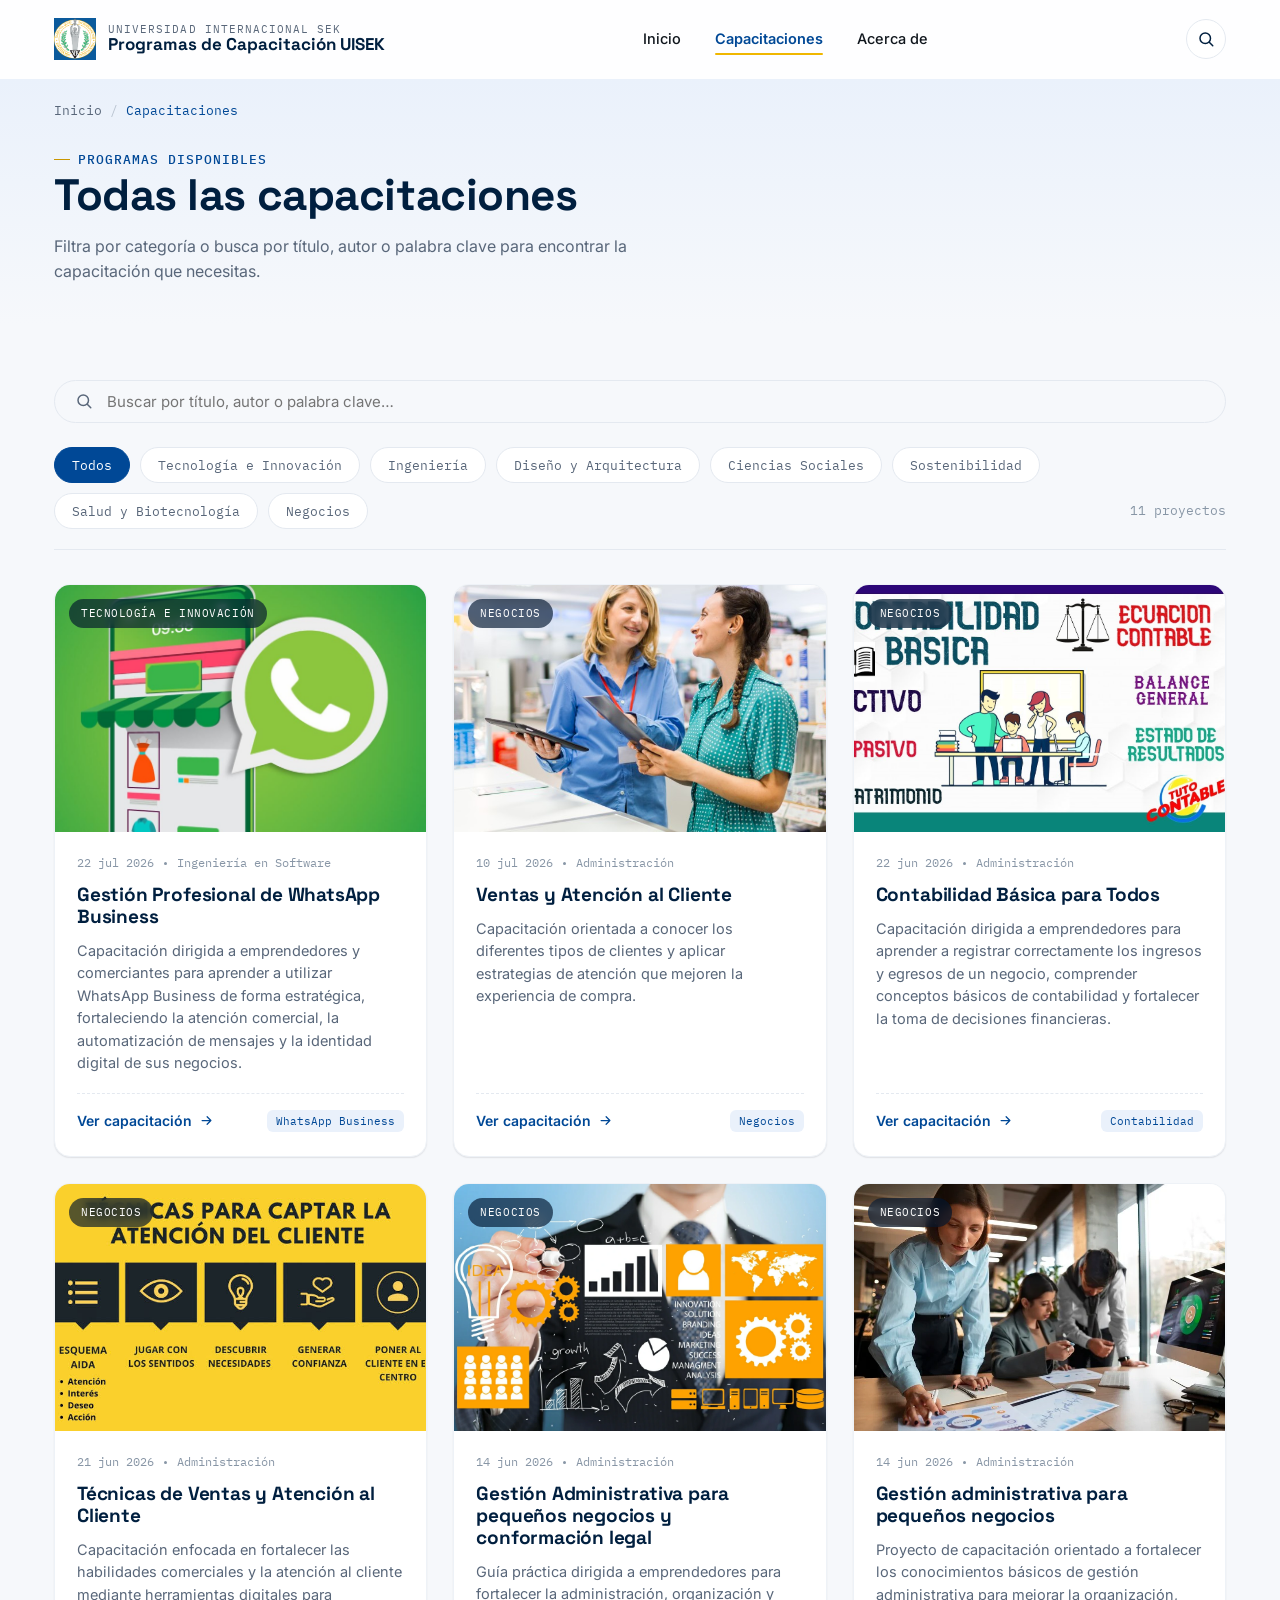
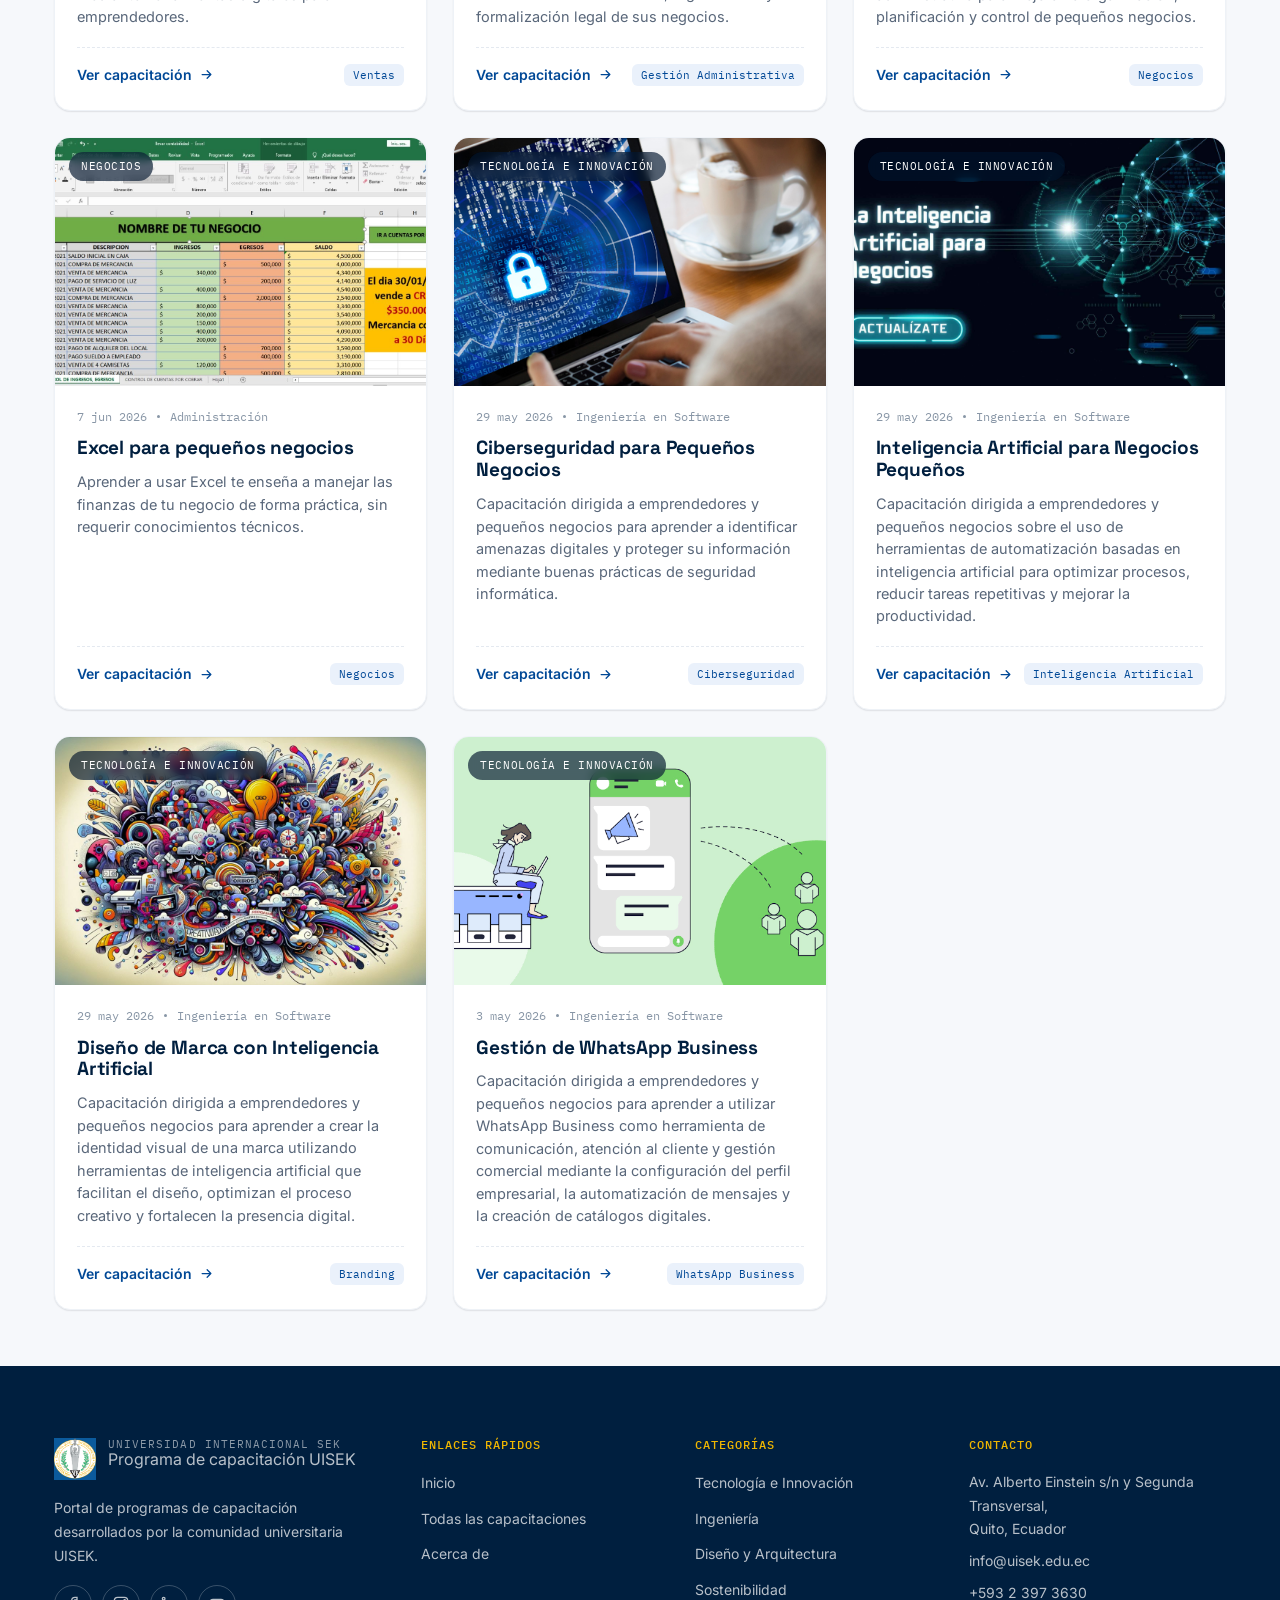
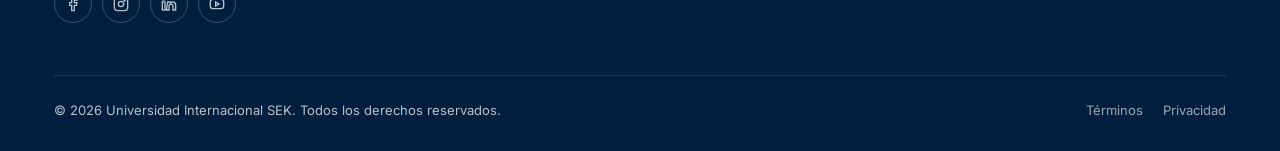
<file: proyectos.html>
<!DOCTYPE html>
<html lang="es">
<head>
<meta charset="UTF-8">
<meta name="viewport" content="width=device-width, initial-scale=1.0">
<title>Todas las capacitaciones — Programas de Capacitación UISEK</title>
<meta name="description" content="Explora los programas y temas de capacitación de la Universidad Internacional SEK, organizados por categoría.">
<link rel="icon" href="assets/icons/logo-uisek.png" type="image/svg+xml">
<link rel="stylesheet" href="css/styles.css">
</head>
<body data-page="proyectos">

<header class="site-header">
  <div class="container header-inner">
    <a class="brand" href="index.html">
      <img src="assets/icons/logo-uisek.png" alt="Universidad Internacional SEK">
      <span class="brand-text">
        <span class="uni">Universidad Internacional SEK</span>
        <span class="site">Programas de Capacitación UISEK</span>
      </span>
    </a>
    <nav class="main-nav" aria-label="Navegación principal">
      <a href="index.html" data-page="inicio">Inicio</a>
      <a href="proyectos.html" data-page="proyectos">Capacitaciones</a>
      <a href="acerca.html" data-page="acerca">Acerca de</a>
      <!-- <a href="contacto.html" data-page="contacto">Contacto</a> -->
    </nav>
    <div class="header-actions">
      <button class="icon-btn search-toggle" aria-label="Buscar capacitaciones"">
        <svg viewBox="0 0 24 24" fill="none" stroke="currentColor" stroke-width="2" stroke-linecap="round" stroke-linejoin="round"><circle cx="11" cy="11" r="7"/><path d="m21 21-4.3-4.3"/></svg>
      </button>
      <!-- <a class="btn btn-outline btn-sm" href="contacto.html">Publicar proyecto</a> -->
      <button class="nav-toggle" aria-label="Abrir menú" aria-expanded="false"><span></span><span></span><span></span></button>
    </div>
  </div>
  <div class="search-flyout">
    <div class="container">
      <form>
        <div class="search-field">
          <svg viewBox="0 0 24 24" fill="none" stroke="currentColor" stroke-width="2" stroke-linecap="round" stroke-linejoin="round"><circle cx="11" cy="11" r="7"/><path d="m21 21-4.3-4.3"/></svg>
          <input type="search" placeholder="Buscar capacitaciones, categorías, autores…" aria-label="Buscar capacitaciones">
          <span class="search-hint">Enter ↵</span>
        </div>
      </form>
    </div>
  </div>
</header>
<!-- 
<div class="mobile-drawer" aria-label="Menú móvil">
  <a href="index.html" data-page="inicio">Inicio</a>
  <a href="proyectos.html" data-page="proyectos">Proyectos</a>
  <a href="acerca.html" data-page="acerca">Acerca de</a>
  <a href="contacto.html" data-page="contacto">Contacto</a>
  <a class="btn btn-primary btn-block" href="contacto.html">Publicar proyecto</a>
</div> -->

<main>
  <section class="page-hero">
    <div class="container">
      <nav class="breadcrumb" aria-label="Ruta de navegación">
        <a href="index.html">Inicio</a><span class="sep">/</span><span class="current">Capacitaciones</span>
      </nav>
      <span class="eyebrow">Programas disponibles</span>
      <h1>Todas las capacitaciones</h1>
      <p>Filtra por categoría o busca por título, autor o palabra clave para encontrar la capacitación que necesitas.</p>
    </div>
  </section>

  <section class="section section--tight">
    <div class="container">
      <div class="toolbar">
        <div class="search-field">
          <svg viewBox="0 0 24 24" fill="none" stroke="currentColor" stroke-width="2" stroke-linecap="round" stroke-linejoin="round"><circle cx="11" cy="11" r="7"/><path d="m21 21-4.3-4.3"/></svg>
          <input type="search" id="buscador-proyectos" placeholder="Buscar por título, autor o palabra clave…" aria-label="Buscar capacitaciones">
        </div>
      </div>

      <div class="filter-bar" id="filtros-categoria">
        <button class="filter-chip active" data-filtro="todos">Todos</button>
        <span class="filter-count" id="contador-resultados"></span>
      </div>

      <div class="card-grid" id="grid-proyectos">
        <div class="skeleton" style="height:380px;"></div>
        <div class="skeleton" style="height:380px;"></div>
        <div class="skeleton" style="height:380px;"></div>
        <div class="skeleton" style="height:380px;"></div>
        <div class="skeleton" style="height:380px;"></div>
        <div class="skeleton" style="height:380px;"></div>
      </div>

      <div class="state-block" id="sin-resultados" style="display:none;">
        <svg class="ico" viewBox="0 0 24 24" fill="none" stroke="currentColor" stroke-width="1.5"><circle cx="11" cy="11" r="7"/><path d="m21 21-4.3-4.3"/></svg>
        <h3>No encontramos capacitaciones con esos filtros</h3>
        <p>Prueba con otra palabra clave o quita el filtro de categoría.</p>
        <button class="btn btn-outline btn-sm" id="btn-limpiar-filtros" style="margin-top:16px;">Limpiar filtros</button>
      </div>
    </div>
  </section>
</main>

<footer class="site-footer">
  <div class="container">
    <div class="footer-grid">
      <div class="footer-col">
        <div class="footer-brand">
          <img src="assets/icons/logo-uisek.png" alt="Universidad Internacional SEK" width="42" height="42">
          <span class="brand-text">
            <span class="uni">Universidad Internacional SEK</span>
            <span class="current">Programa de capacitación UISEK</span>
          </span>
        </div>
        <p>Portal de programas de capacitación desarrollados por la comunidad universitaria UISEK.</p>
        <div class="social-row">
          <a href="#" aria-label="Facebook"><svg viewBox="0 0 24 24" fill="none" stroke="currentColor" stroke-width="2"><path d="M18 2h-3a5 5 0 0 0-5 5v3H7v4h3v8h4v-8h3l1-4h-4V7a1 1 0 0 1 1-1h3z"/></svg></a>
          <a href="#" aria-label="Instagram"><svg viewBox="0 0 24 24" fill="none" stroke="currentColor" stroke-width="2"><rect x="2" y="2" width="20" height="20" rx="5"/><circle cx="12" cy="12" r="4"/><circle cx="17.5" cy="6.5" r="1"/></svg></a>
          <a href="#" aria-label="LinkedIn"><svg viewBox="0 0 24 24" fill="none" stroke="currentColor" stroke-width="2"><rect x="2" y="9" width="4" height="12"/><circle cx="4" cy="4" r="2"/><path d="M10 9h4v2a4 4 0 0 1 4-2c3 0 4 2 4 5v7h-4v-6c0-1.5-.5-2.5-2-2.5S12 12.5 12 14v7h-4z"/></svg></a>
          <a href="#" aria-label="YouTube"><svg viewBox="0 0 24 24" fill="none" stroke="currentColor" stroke-width="2"><rect x="2" y="5" width="20" height="14" rx="4"/><path d="M10 9l5 3-5 3z"/></svg></a>
        </div>
      </div>
      <div class="footer-col">
        <h4>Enlaces rápidos</h4>
        <ul>
          <li><a href="index.html">Inicio</a></li>
          <li><a href="proyectos.html">Todas las capacitaciones</a></li>
          <li><a href="acerca.html">Acerca de</a></li>
          <!-- <li><a href="contacto.html">Contacto</a></li> -->
        </ul>
      </div>
      <div class="footer-col">
        <h4>Categorías</h4>
        <ul id="footer-categorias">
          <li><a href="proyectos.html?categoria=tecnologia">Tecnología e Innovación</a></li>
          <li><a href="proyectos.html?categoria=ingenieria">Ingeniería</a></li>
          <li><a href="proyectos.html?categoria=diseno">Diseño y Arquitectura</a></li>
          <li><a href="proyectos.html?categoria=sostenibilidad">Sostenibilidad</a></li>
        </ul>
      </div>
      <div class="footer-col">
        <h4>Contacto</h4>
        <p>Av. Alberto Einstein s/n y Segunda Transversal,<br>Quito, Ecuador</p>
        <p>info@uisek.edu.ec</p>
        <p>+593 2 397 3630</p>
      </div>
    </div>
    <div class="footer-bottom">
      <span>© <span class="current-year">2026</span> Universidad Internacional SEK. Todos los derechos reservados.</span>
      <div class="footer-legal">
        <a href="#">Términos</a>
        <a href="#">Privacidad</a>
      </div>
    </div>
  </div>
</footer>

<script src="js/utils.js"></script>
<script src="js/layout.js"></script>
<script src="js/proyectos.js"></script>
</body>
</html>
</file>
<file: css/styles.css>
/* ==========================================================================
   UISEK · Blog de Proyectos — Sistema de diseño
   ========================================================================== */

@import url('https://fonts.googleapis.com/css2?family=Space+Grotesk:wght@500;600;700&family=Inter:wght@400;500;600;700&family=IBM+Plex+Mono:wght@400;500&display=swap');

:root{
  /* Color institucional */
  --blue:        #004896;
  --blue-dark:   #00305e;
  --blue-darker: #001f3f;
  --blue-tint:   #eaf1fb;
  --blue-tint-2: #dbe8fa;
  --yellow:      #f0b700;
  --yellow-dark: #c99600;

  /* Neutros */
  --ink:      #10161d;
  --slate:    #59677a;
  --slate-2:  #8896a6;
  --line:     #e4e9f0;
  --line-2:   #eef2f7;
  --bg:       #f6f8fb;
  --surface:  #ffffff;

  /* Tipografía */
  --font-display: 'Space Grotesk', 'Segoe UI', sans-serif;
  --font-body: 'Inter', 'Segoe UI', sans-serif;
  --font-mono: 'IBM Plex Mono', ui-monospace, monospace;

  /* Layout */
  --container: 1220px;
  --radius-sm: 10px;
  --radius: 16px;
  --radius-lg: 26px;
  --header-h: 78px;

  /* Sombras */
  --shadow-sm: 0 1px 2px rgba(16,22,29,0.06), 0 1px 1px rgba(16,22,29,0.04);
  --shadow-md: 0 10px 30px -12px rgba(0,42,87,0.18);
  --shadow-lg: 0 24px 60px -20px rgba(0,42,87,0.28);

  --ease: cubic-bezier(.22,.68,0,1);
}

/* ---------- Reset ---------- */
*, *::before, *::after{ box-sizing: border-box; }
html{ scroll-behavior: smooth; }
body{
  margin:0;
  font-family: var(--font-body);
  color: var(--ink);
  background: var(--bg);
  -webkit-font-smoothing: antialiased;
  line-height: 1.55;
}
img{ max-width:100%; display:block; }
a{ color: inherit; text-decoration:none; }
ul{ margin:0; padding:0; list-style:none; }
button{ font-family:inherit; cursor:pointer; }
h1,h2,h3,h4{
  font-family: var(--font-display);
  color: var(--blue-darker);
  line-height:1.15;
  margin:0;
  letter-spacing: -0.01em;
}
p{ margin:0; }
input, textarea, select{ font-family:inherit; font-size:inherit; }

@media (prefers-reduced-motion: reduce){
  html{ scroll-behavior:auto; }
  *, *::before, *::after{ animation-duration: .001ms !important; transition-duration: .001ms !important; }
}

/* ---------- Utilidades ---------- */
.container{
  width:100%;
  max-width: var(--container);
  margin-inline:auto;
  padding-inline: 24px;
}
.eyebrow{
  display:inline-flex;
  align-items:center;
  gap:8px;
  font-family: var(--font-mono);
  font-size: 12.5px;
  letter-spacing: 0.08em;
  text-transform: uppercase;
  color: var(--blue);
  font-weight:500;
}
.eyebrow::before{
  content:"";
  width:16px; height:1px;
  background: var(--yellow-dark);
}
.section{ padding: 92px 0; }
.section--tight{ padding: 56px 0; }
.section-head{
  display:flex;
  align-items:flex-end;
  justify-content:space-between;
  gap:24px;
  margin-bottom: 44px;
  flex-wrap:wrap;
}
.section-head h2{ font-size: clamp(28px, 3.4vw, 40px); margin-top:10px; }
.section-head .lead{ color: var(--slate); max-width: 46ch; margin-top:10px; font-size:15.5px; }
.sr-only{
  position:absolute; width:1px; height:1px; padding:0; margin:-1px;
  overflow:hidden; clip:rect(0,0,0,0); white-space:nowrap; border:0;
}
:focus-visible{ outline: 2.5px solid var(--yellow-dark); outline-offset: 3px; border-radius: 4px; }

/* ---------- Botones ---------- */
.btn{
  display:inline-flex;
  align-items:center;
  justify-content:center;
  gap:9px;
  padding: 13px 26px;
  border-radius: 999px;
  font-weight:600;
  font-size: 14.5px;
  border: 1.5px solid transparent;
  transition: transform .28s var(--ease), box-shadow .28s var(--ease), background .22s, color .22s, border-color .22s;
  white-space:nowrap;
}
.btn svg{ width:16px; height:16px; flex-shrink:0; transition: transform .28s var(--ease); }
.btn-primary{ background: var(--blue); color:#fff; box-shadow: var(--shadow-sm); }
.btn-primary:hover{ background: var(--blue-dark); transform: translateY(-2px); box-shadow: var(--shadow-md); }
.btn-accent{ background: var(--yellow); color: var(--blue-darker); }
.btn-accent:hover{ background: var(--yellow-dark); transform: translateY(-2px); box-shadow: 0 14px 30px -14px rgba(240,183,0,.55); }
.btn-outline{ background: transparent; color: var(--blue); border-color: var(--line); }
.btn-outline:hover{ border-color: var(--blue); background: var(--blue-tint); transform: translateY(-2px); }
.btn-ghost{ background: rgba(255,255,255,.08); color:#fff; border-color: rgba(255,255,255,.35); }
.btn-ghost:hover{ background: rgba(255,255,255,.16); border-color:#fff; }
.btn-sm{ padding: 9px 18px; font-size:13.5px; }
.btn-block{ width:100%; }
.btn:hover svg{ transform: translateX(3px); }

/* ==========================================================================
   HEADER
   ========================================================================== */
.site-header{
  position: sticky;
  top:0;
  z-index: 200;
  background: rgba(255,255,255,0.86);
  backdrop-filter: blur(14px) saturate(140%);
  -webkit-backdrop-filter: blur(14px) saturate(140%);
  border-bottom: 1px solid transparent;
  transition: box-shadow .3s var(--ease), border-color .3s var(--ease), background .3s;
}
.site-header.is-scrolled{
  box-shadow: 0 8px 30px -18px rgba(0,20,45,0.35);
  border-bottom-color: var(--line);
}
.header-inner{
  height: var(--header-h);
  display:flex;
  align-items:center;
  justify-content:space-between;
  gap: 20px;
}
.brand{ display:flex; align-items:center; gap:12px; flex-shrink:0; }
.brand img{ width:42px; height:42px; }
.brand-text{ display:flex; flex-direction:column; line-height:1.15; }
.brand-text .uni{
  font-family: var(--font-mono);
  font-size: 10.5px;
  letter-spacing: 0.1em;
  text-transform: uppercase;
  color: var(--slate);
}
.brand-text .site{
  font-family: var(--font-display);
  font-weight:700;
  font-size: 17px;
  color: var(--blue-darker);
}

.main-nav{ display:flex; align-items:center; gap: 2px; }
.main-nav a{
  position:relative;
  padding: 10px 16px;
  font-size: 14.5px;
  font-weight:500;
  color: var(--ink);
  border-radius: 999px;
  transition: color .2s, background .2s;
}
.main-nav a:hover{ background: var(--blue-tint); color: var(--blue); }
.main-nav a.active{ color: var(--blue); font-weight:600; }
.main-nav a.active::after{
  content:"";
  position:absolute;
  left:16px; right:16px; bottom:5px;
  height:2px;
  background: var(--yellow);
  border-radius: 2px;
}

.header-actions{ display:flex; align-items:center; gap:10px; }
.icon-btn{
  width:40px; height:40px;
  display:flex; align-items:center; justify-content:center;
  border-radius:50%;
  border: 1.5px solid var(--line);
  color: var(--blue-darker);
  background: #fff;
  transition: border-color .2s, background .2s, transform .2s;
}
.icon-btn:hover{ border-color: var(--blue); background: var(--blue-tint); transform: translateY(-1px); }
.icon-btn svg{ width:18px; height:18px; }

.nav-toggle{
  display:none;
  width:42px; height:42px;
  border-radius:12px;
  border:1.5px solid var(--line);
  background:#fff;
  align-items:center; justify-content:center;
  flex-direction:column; gap:4px;
}
.nav-toggle span{ width:19px; height:2px; background: var(--blue-darker); border-radius:2px; transition: transform .25s var(--ease), opacity .2s; }
.nav-toggle.is-open span:nth-child(1){ transform: translateY(6px) rotate(45deg); }
.nav-toggle.is-open span:nth-child(2){ opacity:0; }
.nav-toggle.is-open span:nth-child(3){ transform: translateY(-6px) rotate(-45deg); }

/* Barra de búsqueda desplegable */
.search-flyout{
  position:absolute;
  top: 100%; left:0; right:0;
  background:#fff;
  border-bottom: 1px solid var(--line);
  box-shadow: 0 20px 40px -20px rgba(0,20,45,.3);
  padding: 18px 0;
  transform: translateY(-8px);
  opacity:0;
  pointer-events:none;
  transition: transform .25s var(--ease), opacity .2s;
}
.search-flyout.is-open{ transform: translateY(0); opacity:1; pointer-events:auto; }
.search-field{
  display:flex; align-items:center; gap:12px;
  border: 1.5px solid var(--line);
  border-radius: 999px;
  padding: 10px 20px;
  background: var(--bg);
}
.search-field svg{ width:18px; height:18px; color: var(--slate); flex-shrink:0; }
.search-field input{
  border:0; background:transparent; width:100%; font-size:15px; color: var(--ink); outline:none;
}
.search-hint{ font-family: var(--font-mono); font-size:11px; color: var(--slate-2); padding: 2px 8px; border:1px solid var(--line); border-radius:6px; }

/* ==========================================================================
   HERO
   ========================================================================== */
.hero{
  position:relative;
  overflow:hidden;
  background: radial-gradient(120% 140% at 85% -10%, #0a5cb8 0%, var(--blue) 42%, var(--blue-darker) 100%);
  padding: 76px 0 0;
  color:#fff;
}
.hero-blueprint{
  position:absolute; inset:0;
  background-image:
    linear-gradient(rgba(255,255,255,.06) 1px, transparent 1px),
    linear-gradient(90deg, rgba(255,255,255,.06) 1px, transparent 1px);
  background-size: 42px 42px;
  mask-image: linear-gradient(to bottom, black, transparent 90%);
  -webkit-mask-image: linear-gradient(to bottom, black, transparent 90%);
}
.hero-inner{
  position:relative;
  display:grid;
  grid-template-columns: 1.05fr 0.8fr;
  gap: 40px;
  align-items:center;
  padding-bottom: 60px;
}
.hero-copy .eyebrow{ color: var(--yellow); }
.hero-copy .eyebrow::before{ background: var(--yellow); }
.hero-copy h1{
  color:#fff;
  font-size: clamp(34px, 4.6vw, 56px);
  margin-top: 16px;
  max-width: 15ch;
}
.hero-copy p{
  color: rgba(255,255,255,.82);
  font-size: 17px;
  max-width: 48ch;
  margin-top: 20px;
}
.hero-actions{ display:flex; gap:14px; margin-top: 32px; flex-wrap:wrap; }

.hero-stats{
  display:grid;
  grid-template-columns: repeat(3, 1fr);
  gap:1px;
  background: rgba(255,255,255,.16);
  border: 1px solid rgba(255,255,255,.18);
  border-radius: var(--radius);
  overflow:hidden;
  margin-top: 48px;
  max-width: 560px;
}
.hero-stats div{ background: rgba(255,255,255,.05); padding: 18px 20px; }
.hero-stats strong{ display:block; font-family: var(--font-display); font-size: 26px; color:#fff; }
.hero-stats span{ font-family: var(--font-mono); font-size: 11px; letter-spacing:.05em; text-transform:uppercase; color: rgba(255,255,255,.65); }

/* Panel "ficha técnica" — elemento firma */
.hero-panel{
  position:relative;
  background: rgba(255,255,255,.06);
  border: 1px solid rgba(255,255,255,.22);
  border-radius: var(--radius-lg);
  padding: 26px;
  backdrop-filter: blur(6px);
}
.hero-panel::before, .hero-panel::after,
.corner-frame::before, .corner-frame::after{ content:none; }
.spec-card{
  position:relative;
  background: var(--blue-darker);
  border-radius: var(--radius);
  padding: 22px;
  overflow:hidden;
}
.spec-card .corner{
  position:absolute; width:18px; height:18px;
  border-color: var(--yellow);
}
.corner-tl{ top:10px; left:10px; border-top:2px solid; border-left:2px solid; }
.corner-br{ bottom:10px; right:10px; border-bottom:2px solid; border-right:2px solid; }
.spec-card img{ border-radius: 10px; margin-bottom:16px; aspect-ratio: 4/3; object-fit:cover; }
.spec-card .spec-label{ font-family: var(--font-mono); font-size:11px; letter-spacing:.08em; text-transform:uppercase; color: var(--yellow); }
.spec-card h3{ color:#fff; font-size:19px; margin-top:8px; }
.spec-card .spec-meta{ display:flex; gap:14px; margin-top:14px; font-family: var(--font-mono); font-size:11.5px; color: rgba(255,255,255,.62); }

/* ==========================================================================
   TARJETAS DE PROYECTO
   ========================================================================== */
.card-grid{
  display:grid;
  grid-template-columns: repeat(3, 1fr);
  gap: 26px;
}
.project-card{
  position:relative;
  background: var(--surface);
  border-radius: var(--radius);
  border: 1px solid var(--line-2);
  overflow:hidden;
  box-shadow: var(--shadow-sm);
  transition: transform .35s var(--ease), box-shadow .35s var(--ease), border-color .35s;
  display:flex;
  flex-direction:column;
}
.project-card:hover{ transform: translateY(-6px); box-shadow: var(--shadow-lg); border-color: var(--blue-tint-2); }
.card-media{ position:relative; aspect-ratio: 3/2; overflow:hidden; background: var(--blue-tint); }
.card-media img{ width:100%; height:100%; object-fit:cover; transition: transform .5s var(--ease); }
.project-card:hover .card-media img{ transform: scale(1.06); }
.card-corners{ position:absolute; inset:10px; pointer-events:none; opacity:0; transition: opacity .3s var(--ease); }
.project-card:hover .card-corners{ opacity:1; }
.card-corners i{ position:absolute; width:16px; height:16px; border-color:#fff; }
.card-corners i:nth-child(1){ top:0; left:0; border-top:2px solid; border-left:2px solid; }
.card-corners i:nth-child(2){ top:0; right:0; border-top:2px solid; border-right:2px solid; }
.card-corners i:nth-child(3){ bottom:0; left:0; border-bottom:2px solid; border-left:2px solid; }
.card-corners i:nth-child(4){ bottom:0; right:0; border-bottom:2px solid; border-right:2px solid; }
.card-cat{
  position:absolute; top:14px; left:14px;
  font-family: var(--font-mono);
  font-size:11px; letter-spacing:.05em; text-transform:uppercase;
  background: rgba(0,20,45,.65);
  backdrop-filter: blur(4px);
  color:#fff;
  padding:6px 12px;
  border-radius: 999px;
}
.card-body{ padding: 22px 22px 24px; display:flex; flex-direction:column; gap:12px; flex:1; }
.card-meta{
  display:flex; align-items:center; gap:10px;
  font-family: var(--font-mono); font-size:11.5px; color: var(--slate-2);
}
.card-meta .dot{ width:3px; height:3px; border-radius:50%; background: var(--slate-2); }
.card-body h3{ font-size: 19px; }
.card-body p{ color: var(--slate); font-size: 14.5px; flex:1; }
.card-foot{ display:flex; align-items:center; justify-content:space-between; margin-top:6px; padding-top:16px; border-top:1px dashed var(--line); }
.card-link{
  display:inline-flex; align-items:center; gap:7px;
  font-weight:600; font-size:14px; color: var(--blue);
}
.card-link svg{ width:15px; height:15px; transition: transform .25s var(--ease); }
.project-card:hover .card-link svg{ transform: translateX(4px); }
.card-tags{ display:flex; gap:6px; flex-wrap:wrap; }
.tag{
  font-family: var(--font-mono); font-size:10.5px; color: var(--blue);
  background: var(--blue-tint); padding: 3px 9px; border-radius:6px;
}

/* Tarjeta compacta (publicaciones recientes) */
.post-row{
  display:grid;
  grid-template-columns: 130px 1fr auto;
  gap: 22px;
  align-items:center;
  padding: 18px;
  background:#fff;
  border:1px solid var(--line-2);
  border-radius: var(--radius);
  transition: transform .3s var(--ease), box-shadow .3s var(--ease), border-color .3s;
}
.post-row:hover{ transform: translateX(4px); box-shadow: var(--shadow-md); border-color: var(--blue-tint-2); }
.post-row .thumb{ width:130px; aspect-ratio:4/3; border-radius:12px; overflow:hidden; background:var(--blue-tint); }
.post-row .thumb img{ width:100%; height:100%; object-fit:cover; }
.post-row h3{ font-size:17px; }
.post-row p{ color: var(--slate); font-size:13.5px; margin-top:6px; }
.post-list{ display:flex; flex-direction:column; gap:16px; }
.post-row .go{ width:38px; height:38px; border-radius:50%; border:1.5px solid var(--line); display:flex; align-items:center; justify-content:center; transition: background .25s, border-color .25s, transform .25s; }
.post-row .go svg{ width:15px; height:15px; }
.post-row:hover .go{ background: var(--blue); border-color: var(--blue); color:#fff; transform: rotate(45deg); }

/* ==========================================================================
   CATEGORÍAS / FILTROS
   ========================================================================== */
.category-grid{
  display:grid;
  grid-template-columns: repeat(6, 1fr);
  gap: 14px;
}
.category-card{
  padding: 22px 16px;
  background:#fff;
  border: 1px solid var(--line-2);
  border-radius: var(--radius);
  text-align:center;
  transition: transform .3s var(--ease), box-shadow .3s var(--ease), border-color .3s, background .3s;
}
.category-card .ico{
  width:42px; height:42px; margin:0 auto 12px;
  border-radius:50%;
  display:flex; align-items:center; justify-content:center;
  background: var(--blue-tint); color: var(--blue);
  font-size:17px;
}
.category-card strong{ display:block; font-size:13.5px; font-weight:600; color: var(--blue-darker); }
.category-card span{ display:block; font-family: var(--font-mono); font-size:11px; color: var(--slate-2); margin-top:4px; }
.category-card:hover{ transform: translateY(-4px); box-shadow: var(--shadow-md); border-color: var(--blue); background: var(--blue-tint); }

.filter-bar{
  display:flex;
  align-items:center;
  gap: 10px;
  flex-wrap:wrap;
  padding-bottom: 20px;
  margin-bottom: 34px;
  border-bottom: 1px solid var(--line);
}
.filter-chip{
  font-family: var(--font-mono);
  font-size: 12.5px;
  padding: 9px 17px;
  border-radius: 999px;
  border: 1.5px solid var(--line);
  color: var(--slate);
  background:#fff;
  transition: all .2s var(--ease);
}
.filter-chip:hover{ border-color: var(--blue); color: var(--blue); }
.filter-chip.active{ background: var(--blue); border-color: var(--blue); color:#fff; }
.filter-count{ margin-left: auto; font-family: var(--font-mono); font-size:12.5px; color: var(--slate-2); }

.toolbar{
  display:flex; align-items:center; gap:16px; flex-wrap:wrap;
  margin-bottom: 24px;
}
.toolbar .search-field{ flex:1; min-width:240px; }

/* ==========================================================================
   FOOTER
   ========================================================================== */
.site-footer{
  background: var(--blue-darker);
  color: rgba(255,255,255,.72);
  padding-top: 72px;
}
.footer-grid{
  display:grid;
  grid-template-columns: 1.4fr 1fr 1fr 1.1fr;
  gap: 40px;
  padding-bottom: 52px;
  border-bottom: 1px solid rgba(255,255,255,.12);
}
.footer-brand{ display:flex; gap:12px; margin-bottom:16px; }
.footer-brand .brand-text .uni{ color: rgba(255,255,255,.55); }
.footer-brand .brand-text .site{ color:#fff; }
.footer-col h4{
  font-family: var(--font-mono); text-transform:uppercase; letter-spacing:.08em;
  font-size:12px; color: var(--yellow); margin-bottom:18px; font-weight:500;
}
.footer-col ul{ display:flex; flex-direction:column; gap:11px; }
.footer-col a{ font-size:14px; transition: color .2s, padding-left .2s; }
.footer-col a:hover{ color:#fff; padding-left:4px; }
.footer-col p{ font-size:14px; margin-bottom: 8px; line-height:1.7; }
.social-row{ display:flex; gap:10px; margin-top:18px; }
.social-row a{
  width:38px; height:38px; border-radius:50%;
  display:flex; align-items:center; justify-content:center;
  border: 1px solid rgba(255,255,255,.22);
  transition: background .2s, border-color .2s, transform .2s;
}
.social-row a:hover{ background: var(--yellow); border-color: var(--yellow); color: var(--blue-darker); transform: translateY(-3px); }
.social-row svg{ width:16px; height:16px; }
.footer-bottom{
  display:flex; justify-content:space-between; align-items:center;
  padding: 24px 0 30px;
  font-size: 13px;
  flex-wrap:wrap;
  gap:10px;
}
.footer-bottom a{ color: rgba(255,255,255,.6); }
.footer-bottom a:hover{ color:#fff; }
.footer-legal{ display:flex; gap:20px; }

/* ==========================================================================
   BREADCRUMB
   ========================================================================== */
.breadcrumb{
  display:flex; align-items:center; gap:8px; flex-wrap:wrap;
  font-family: var(--font-mono);
  font-size: 12.5px;
  color: var(--slate-2);
  padding: 22px 0;
}
.breadcrumb a{ color: var(--slate); transition: color .2s; }
.breadcrumb a:hover{ color: var(--blue); }
.breadcrumb .sep{ opacity:.5; }
.breadcrumb .current{ color: var(--blue); }

/* ==========================================================================
   PÁGINA INTERNA — encabezado de sección con fondo
   ========================================================================== */
.page-hero{
  background: linear-gradient(180deg, var(--blue-tint) 0%, var(--bg) 100%);
  padding-bottom: 40px;
}
.page-hero h1{ font-size: clamp(30px, 4vw, 44px); }
.page-hero p{ color: var(--slate); max-width: 60ch; margin-top:14px; font-size:16px; }

/* ==========================================================================
   DETALLE DE PROYECTO
   ========================================================================== */
.project-hero{
  display:grid;
  grid-template-columns: 1fr;
  gap: 30px;
}
.project-cover{ border-radius: var(--radius-lg); overflow:hidden; aspect-ratio: 16/7; box-shadow: var(--shadow-md); }
.project-cover img{ width:100%; height:100%; object-fit:cover; }
.project-title-block{ max-width: 900px; }
.project-title-block h1{ font-size: clamp(28px, 4vw, 42px); margin-top:14px; }
.project-title-block .lead{ color: var(--slate); font-size:16.5px; margin-top:16px; max-width: 68ch; }
.meta-row{ display:flex; flex-wrap:wrap; gap: 10px 26px; margin-top:22px; }
.meta-item{ display:flex; flex-direction:column; gap:3px; }
.meta-item .k{ font-family: var(--font-mono); font-size:10.5px; letter-spacing:.06em; text-transform:uppercase; color: var(--slate-2); }
.meta-item .v{ font-size:14px; font-weight:600; color: var(--blue-darker); }

.project-layout{
  display:grid;
  grid-template-columns: 1fr 300px;
  gap: 56px;
  align-items:start;
  margin-top: 56px;
}
.project-body h2{ font-size:24px; margin-top:44px; margin-bottom:16px; }
.project-body h2:first-child{ margin-top:0; }
.project-body p{ color: var(--slate); font-size: 16px; margin-bottom: 16px; }
.project-body p:last-child{ margin-bottom:0; }

.gallery-grid{
  display:grid;
  grid-template-columns: repeat(3, 1fr);
  gap: 14px;
}
.gallery-grid figure{ margin:0; border-radius: var(--radius); overflow:hidden; aspect-ratio:4/3; cursor:zoom-in; position:relative; }
.gallery-grid img{ width:100%; height:100%; object-fit:cover; transition: transform .4s var(--ease); }
.gallery-grid figure:hover img{ transform: scale(1.07); }

.video-embed{
  position:relative; width:100%; aspect-ratio: 16/9;
  border-radius: var(--radius); overflow:hidden; background:#000; box-shadow: var(--shadow-md);
  margin-bottom: 18px;
}
.video-embed iframe{ position:absolute; inset:0; width:100%; height:100%; border:0; }
.video-caption{ font-size:13.5px; color: var(--slate); margin: -6px 0 22px; font-family: var(--font-mono); }

.video-player{
    margin: 25px 0;
}

.video-player video{
    width:100%;
    border-radius:18px;
    display:block;
    background:#000;
    box-shadow:0 10px 30px rgba(0,0,0,.15);
}

.video-caption{
    margin-top:10px;
    text-align:center;
    color:#666;
    font-size:.95rem;
}

.doc-list{ display:flex; flex-direction:column; gap:12px; }
.doc-item{
  display:flex; align-items:center; gap:14px;
  padding: 16px 18px;
  background:#fff; border:1px solid var(--line-2); border-radius: var(--radius);
  transition: border-color .25s, box-shadow .25s, transform .25s;
}
.doc-item:hover{ border-color: var(--blue-tint-2); box-shadow: var(--shadow-sm); transform: translateX(3px); }
.doc-icon{
  width:44px; height:44px; border-radius:12px; flex-shrink:0;
  background: var(--blue-tint); color: var(--blue);
  display:flex; align-items:center; justify-content:center;
}
.doc-icon svg{ width:20px; height:20px; }
.doc-info{ flex:1; min-width:0; }
.doc-info strong{ display:block; font-size:14.5px; color: var(--blue-darker); }
.doc-info span{ font-family: var(--font-mono); font-size:11.5px; color: var(--slate-2); }

.tags-block{ display:flex; gap:8px; flex-wrap:wrap; margin-top: 10px; }

.sidebar-card{
  background:#fff; border:1px solid var(--line-2); border-radius: var(--radius);
  padding: 22px; margin-bottom: 20px;
}
.sidebar-card h4{ font-family: var(--font-mono); text-transform:uppercase; letter-spacing:.06em; font-size:11.5px; color: var(--blue); margin-bottom:16px; }
.author-row{ display:flex; align-items:center; gap:12px; margin-bottom:12px; }
.author-avatar{
  width:40px; height:40px; border-radius:50%;
  background: var(--blue); color:#fff;
  display:flex; align-items:center; justify-content:center;
  font-family: var(--font-display); font-weight:600; font-size:14px; flex-shrink:0;
}
.author-row div strong{ display:block; font-size:13.5px; color: var(--blue-darker); }
.author-row div span{ font-size:12px; color: var(--slate-2); }
.link-list{ display:flex; flex-direction:column; gap:10px; }
.link-list a{ display:flex; align-items:center; gap:8px; font-size:13.5px; color: var(--blue); font-weight:500; }
.link-list a svg{ width:14px; height:14px; }

.related-strip{ margin-top: 26px; }

/* ==========================================================================
   FORMULARIO DE CONTACTO
   ========================================================================== */
.contact-layout{
  display:grid;
  grid-template-columns: 1fr 0.85fr;
  gap: 50px;
  align-items:start;
}
.field-group{ margin-bottom: 20px; }
.field-group label{ display:block; font-size:13px; font-weight:600; color: var(--blue-darker); margin-bottom:8px; }
.field-group input, .field-group textarea, .field-group select{
  width:100%;
  padding: 13px 16px;
  border-radius: var(--radius-sm);
  border: 1.5px solid var(--line);
  background:#fff;
  font-size:14.5px;
  color: var(--ink);
  transition: border-color .2s, box-shadow .2s;
}
.field-group input:focus, .field-group textarea:focus, .field-group select:focus{
  outline:none; border-color: var(--blue); box-shadow: 0 0 0 4px var(--blue-tint);
}
.field-row{ display:grid; grid-template-columns:1fr 1fr; gap:18px; }
.form-note{ font-size:12.5px; color: var(--slate-2); margin-top:14px; }
.form-success{
  display:none;
  align-items:center; gap:12px;
  background: #eaf7ef; border:1px solid #b9e6c6; color:#1c7a3f;
  padding: 14px 18px; border-radius: var(--radius-sm); font-size:14px; margin-bottom:20px;
}
.form-success.is-visible{ display:flex; }
.form-success svg{ width:20px; height:20px; flex-shrink:0; }

.info-card{
  background: var(--blue-darker);
  color:#fff;
  border-radius: var(--radius-lg);
  padding: 34px;
  position:relative;
  overflow:hidden;
}
.info-card::before{
  content:"";
  position:absolute; inset:0;
  background-image: linear-gradient(rgba(255,255,255,.05) 1px, transparent 1px), linear-gradient(90deg, rgba(255,255,255,.05) 1px, transparent 1px);
  background-size: 30px 30px;
}
.info-card > *{ position:relative; }
.info-card h3{ color:#fff; font-size:20px; margin-bottom: 22px; }
.info-item{ display:flex; gap:14px; padding: 16px 0; border-top:1px solid rgba(255,255,255,.14); }
.info-item:first-of-type{ border-top:none; }
.info-item .ic{
  width:38px; height:38px; border-radius:10px; flex-shrink:0;
  background: rgba(255,255,255,.1); display:flex; align-items:center; justify-content:center;
}
.info-item .ic svg{ width:17px; height:17px; color: var(--yellow); }
.info-item strong{ display:block; font-size:13.5px; margin-bottom:3px; }
.info-item span, .info-item a{ font-size:13.5px; color: rgba(255,255,255,.68); }
.map-frame{
  border-radius: var(--radius); overflow:hidden; margin-top:22px; aspect-ratio: 16/10;
  border: 1px solid rgba(255,255,255,.16);
}

/* ==========================================================================
   ACERCA DE
   ========================================================================== */
.about-hero{ display:grid; grid-template-columns: 1fr 1fr; gap:50px; align-items:center; }
.about-hero img{ border-radius: var(--radius-lg); box-shadow: var(--shadow-lg); }
.value-grid{ display:grid; grid-template-columns: repeat(3,1fr); gap:22px; }
.value-card{ background:#fff; border:1px solid var(--line-2); border-radius: var(--radius); padding:26px; }
.value-card .num{ font-family: var(--font-mono); color: var(--yellow-dark); font-size:12.5px; }
.value-card h3{ font-size:18px; margin: 12px 0 10px; }
.value-card p{ color: var(--slate); font-size:14.5px; }
.stat-strip{ display:grid; grid-template-columns: repeat(4,1fr); gap:1px; background: var(--line); border-radius: var(--radius); overflow:hidden; border: 1px solid var(--line); }
.stat-strip div{ background:#fff; padding: 26px 20px; text-align:center; }
.stat-strip strong{ display:block; font-family: var(--font-display); font-size:32px; color: var(--blue); }
.stat-strip span{ font-family: var(--font-mono); font-size:11px; text-transform:uppercase; letter-spacing:.05em; color: var(--slate-2); }

/* ==========================================================================
   CTA / NEWSLETTER
   ========================================================================== */
.cta-band{
  background: var(--blue);
  border-radius: var(--radius-lg);
  padding: 56px;
  display:flex; align-items:center; justify-content:space-between; gap:30px; flex-wrap:wrap;
  position:relative; overflow:hidden;
}
.cta-band::before{
  content:""; position:absolute; inset:0;
  background-image: linear-gradient(rgba(255,255,255,.06) 1px, transparent 1px), linear-gradient(90deg, rgba(255,255,255,.06) 1px, transparent 1px);
  background-size: 34px 34px;
}
.cta-band > *{ position:relative; }
.cta-band h2{ color:#fff; font-size: clamp(24px,3vw,32px); max-width: 20ch; }
.cta-band p{ color: rgba(255,255,255,.75); margin-top:10px; max-width:44ch; }

/* ==========================================================================
   ESTADOS: vacío, carga, error
   ========================================================================== */
.state-block{
  text-align:center;
  padding: 70px 20px;
  color: var(--slate);
}
.state-block .ico{ width:56px; height:56px; margin:0 auto 18px; color: var(--slate-2); }
.state-block h3{ font-size:18px; margin-bottom:8px; color: var(--blue-darker); }
.skeleton{
  background: linear-gradient(100deg, var(--line-2) 30%, #f5f7fa 50%, var(--line-2) 70%);
  background-size: 200% 100%;
  animation: shine 1.3s infinite;
  border-radius: var(--radius);
}
@keyframes shine{ to{ background-position: -200% 0; } }

/* ==========================================================================
   LIGHTBOX
   ========================================================================== */
.lightbox{
  position:fixed; inset:0; z-index:500;
  background: rgba(6,14,26,.9);
  display:none; align-items:center; justify-content:center; padding: 30px;
}
.lightbox.is-open{ display:flex; }
.lightbox img{ max-width:min(900px,92vw); max-height:86vh; border-radius:12px; box-shadow: 0 30px 80px rgba(0,0,0,.5); }
.lightbox-close{
  position:absolute; top:24px; right:24px; width:44px; height:44px; border-radius:50%;
  background: rgba(255,255,255,.1); border:1px solid rgba(255,255,255,.3); color:#fff;
  display:flex; align-items:center; justify-content:center;
}
.lightbox-close:hover{ background: rgba(255,255,255,.2); }

/* ==========================================================================
   RESPONSIVE
   ========================================================================== */
@media (max-width: 1080px){
  .card-grid{ grid-template-columns: repeat(2,1fr); }
  .category-grid{ grid-template-columns: repeat(3,1fr); }
  .hero-inner{ grid-template-columns:1fr; }
  .hero-panel{ max-width: 420px; }
  .project-layout{ grid-template-columns: 1fr; }
  .contact-layout{ grid-template-columns: 1fr; }
  .about-hero{ grid-template-columns:1fr; }
  .footer-grid{ grid-template-columns: 1fr 1fr; }
}
@media (max-width: 860px){
  .main-nav, .header-actions .btn-outline{ display:none; }
  .nav-toggle{ display:flex; }
  .search-flyout{ display:none; }
  .mobile-drawer{
    position:fixed; inset: var(--header-h) 0 0 0; z-index:190;
    background:#fff; padding: 24px; transform: translateX(100%);
    transition: transform .32s var(--ease); overflow-y:auto;
  }
  .mobile-drawer.is-open{ transform: translateX(0); }
  .mobile-drawer a{
    display:flex; justify-content:space-between; align-items:center;
    padding: 17px 4px; font-size:17px; font-weight:600; color: var(--blue-darker);
    border-bottom:1px solid var(--line-2);
  }
  .mobile-drawer .btn{ margin-top: 24px; }
  .value-grid, .stat-strip{ grid-template-columns: 1fr 1fr; }
  .field-row{ grid-template-columns:1fr; }
}
@media (max-width: 720px){
  .card-grid{ grid-template-columns: 1fr; }
  .category-grid{ grid-template-columns: repeat(2,1fr); }
  .post-row{ grid-template-columns: 90px 1fr; }
  .post-row .go{ display:none; }
  .section{ padding: 60px 0; }
  .gallery-grid{ grid-template-columns: 1fr 1fr; }
  .cta-band{ padding: 34px 26px; flex-direction:column; align-items:flex-start; }
  .footer-grid{ grid-template-columns: 1fr; gap:34px; }
  .footer-bottom{ flex-direction:column; align-items:flex-start; }
}
@media (max-width: 480px){
  .gallery-grid{ grid-template-columns: 1fr; }
  .stat-strip{ grid-template-columns: 1fr 1fr; }
  .value-grid{ grid-template-columns: 1fr; }
}
</file>
